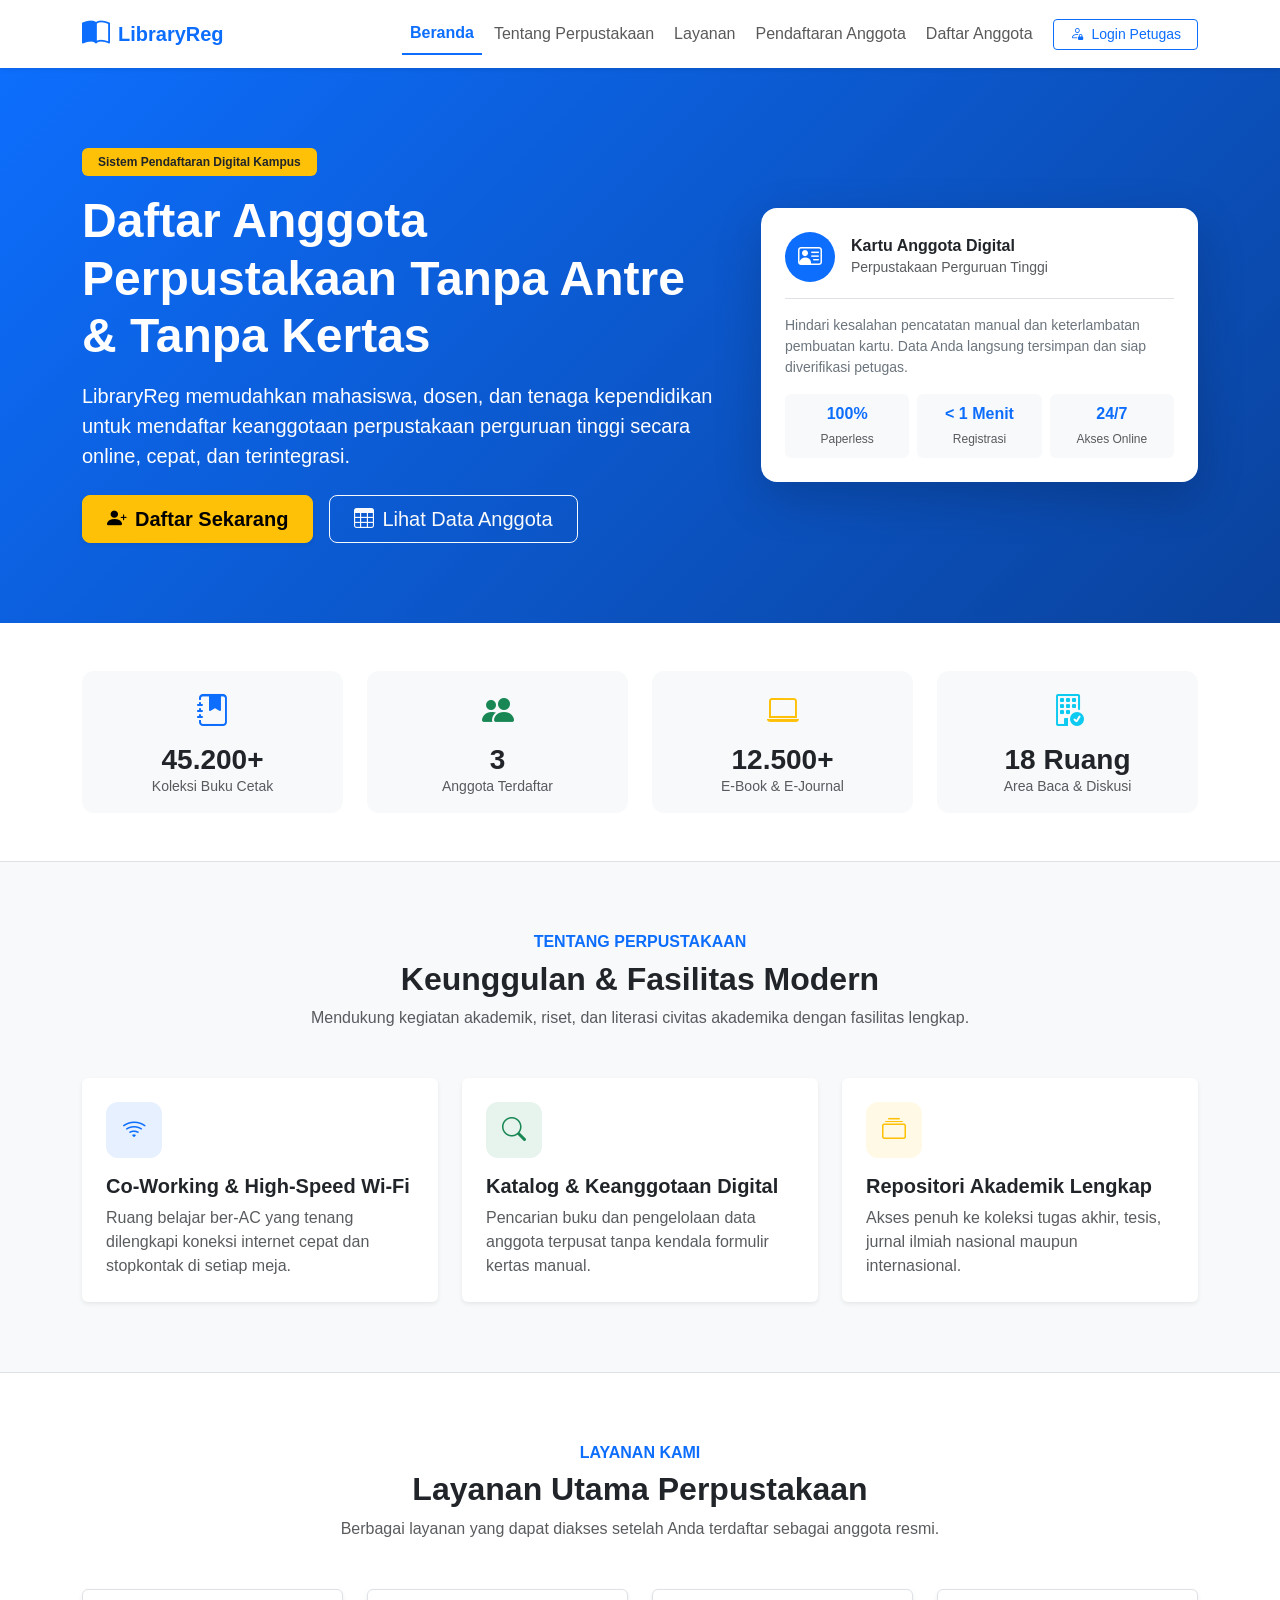
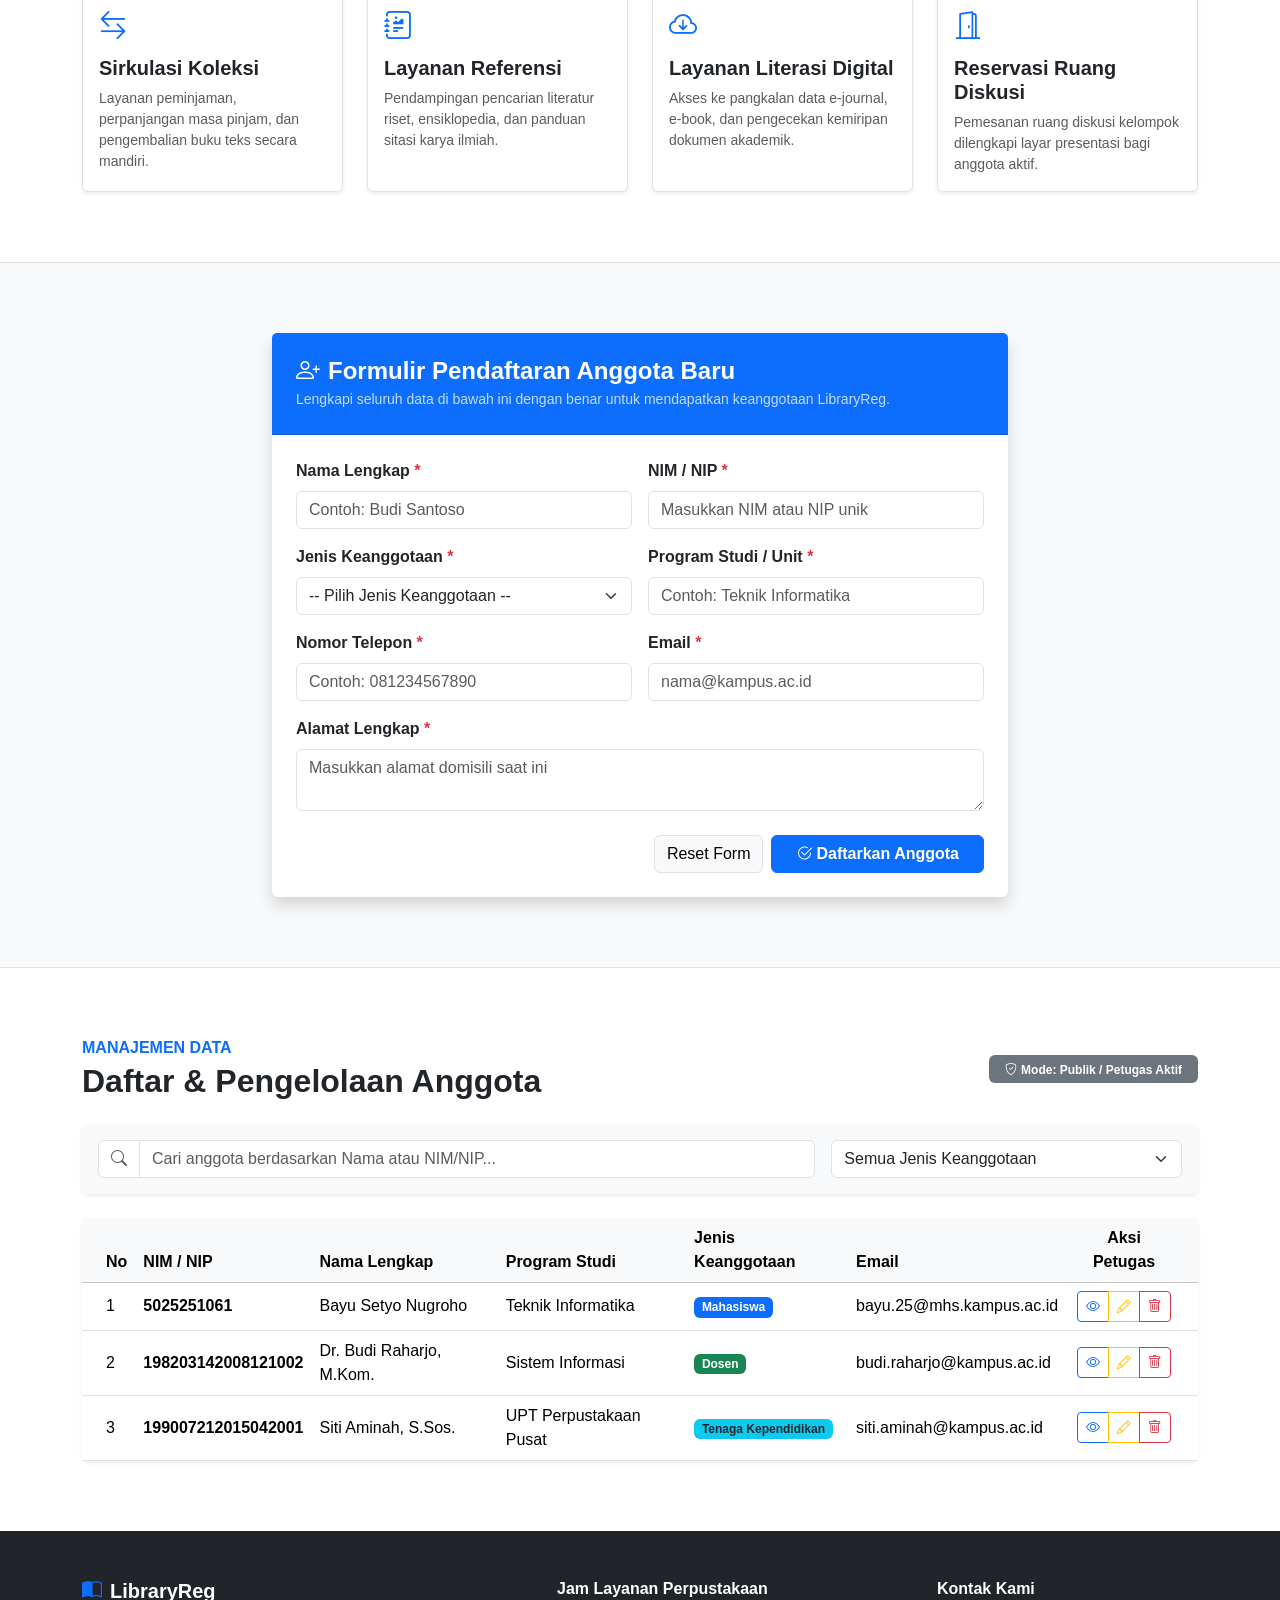
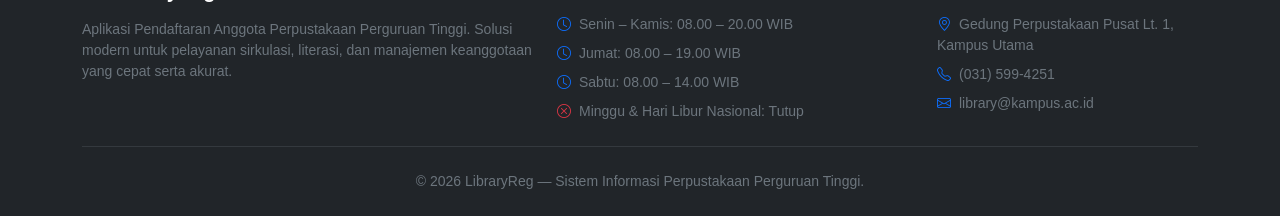
<file: ETS_5025251061_Studi Kasus-Perpustakaan/index.html>
<!DOCTYPE html>
<html lang="id">
<head>
    <meta charset="UTF-8">
    <meta name="viewport" content="width=device-width, initial-scale=1.0">
    <title>LibraryReg — Aplikasi Pendaftaran Anggota Perpustakaan</title>
    <!-- Bootstrap 5 CSS -->
    <link href="https://cdn.jsdelivr.net/npm/bootstrap@5.3.2/dist/css/bootstrap.min.css" rel="stylesheet">
    <!-- Bootstrap Icons -->
    <link href="https://cdn.jsdelivr.net/npm/bootstrap-icons@1.11.1/font/bootstrap-icons.css" rel="stylesheet">
    <!-- Custom CSS -->
    <link rel="stylesheet" href="style.css">
</head>
<body>

    <!-- B. PENGELOLAAN MENU NAVIGASI (Navbar Responsif Bootstrap) -->
    <nav class="navbar navbar-expand-lg navbar-light bg-white shadow-sm sticky-top" id="mainNavbar">
        <div class="container">
            <a class="navbar-brand fw-bold text-primary d-flex align-items-center gap-2" href="#beranda">
                <i class="bi bi-book-half fs-3"></i>
                <span>LibraryReg</span>
            </a>
            <button class="navbar-toggler" type="button" data-bs-toggle="collapse" data-bs-target="#navbarNav">
                <span class="navbar-toggler-icon"></span>
            </button>
            <div class="collapse navbar-collapse" id="navbarNav">
                <ul class="navbar-nav ms-auto align-items-lg-center gap-1">
                    <li class="nav-item">
                        <a class="nav-link active" href="#beranda">Beranda</a>
                    </li>
                    <li class="nav-item">
                        <a class="nav-link" href="#tentang">Tentang Perpustakaan</a>
                    </li>
                    <li class="nav-item">
                        <a class="nav-link" href="#layanan">Layanan</a>
                    </li>
                    <li class="nav-item">
                        <a class="nav-link" href="#pendaftaran">Pendaftaran Anggota</a>
                    </li>
                    <li class="nav-item">
                        <a class="nav-link" href="#daftar-anggota">Daftar Anggota</a>
                    </li>
                    <li class="nav-item ms-lg-2 mt-2 mt-lg-0">
                        <button class="btn btn-outline-primary btn-sm px-3" id="btnAuthPetugas" data-bs-toggle="modal" data-bs-target="#loginModal">
                            <i class="bi bi-person-lock me-1"></i> <span id="authStatusText">Login Petugas</span>
                        </button>
                    </li>
                </ul>
            </div>
        </div>
    </nav>

    <!-- AREA NOTIFIKASI GLOBAL (Toast Bootstrap) -->
    <div class="toast-container-custom position-fixed top-0 end-0 p-3">
        <div id="liveToast" class="toast align-items-center text-bg-success border-0" role="alert" aria-live="assertive" aria-atomic="true">
            <div class="d-flex">
                <div class="toast-body" id="toastMessage">
                    Operasi berhasil dilakukan!
                </div>
                <button type="button" class="btn-close btn-close-white me-2 m-auto" data-bs-dismiss="toast"></button>
            </div>
        </div>
    </div>

    <!-- A. LANDING PAGE: HERO SECTION -->
    <section id="beranda" class="hero-section">
        <div class="container">
            <div class="row align-items-center g-5">
                <div class="col-lg-7">
                    <span class="badge bg-warning text-dark mb-3 px-3 py-2 fw-semibold">Sistem Pendaftaran Digital Kampus</span>
                    <h1 class="display-5 fw-bold mb-3">Daftar Anggota Perpustakaan Tanpa Antre &amp; Tanpa Kertas</h1>
                    <p class="lead mb-4 opacity-90">
                        LibraryReg memudahkan mahasiswa, dosen, dan tenaga kependidikan untuk mendaftar keanggotaan perpustakaan perguruan tinggi secara online, cepat, dan terintegrasi.
                    </p>
                    <div class="d-flex flex-wrap gap-3">
                        <a href="#pendaftaran" class="btn btn-warning btn-lg fw-semibold px-4 shadow-sm">
                            <i class="bi bi-person-plus-fill me-2"></i>Daftar Sekarang
                        </a>
                        <a href="#daftar-anggota" class="btn btn-outline-light btn-lg px-4">
                            <i class="bi bi-table me-2"></i>Lihat Data Anggota
                        </a>
                    </div>
                </div>
                <div class="col-lg-5 text-center">
                    <div class="bg-white text-dark p-4 rounded-4 shadow-lg text-start">
                        <div class="d-flex align-items-center gap-3 mb-3 border-bottom pb-3">
                            <div class="hero-card-avatar bg-primary text-white rounded-circle d-flex align-items-center justify-content-center">
                                <i class="bi bi-person-vcard fs-4"></i>
                            </div>
                            <div>
                                <h6 class="mb-0 fw-bold">Kartu Anggota Digital</h6>
                                <small class="text-muted">Perpustakaan Perguruan Tinggi</small>
                            </div>
                        </div>
                        <p class="small text-secondary mb-3">
                            Hindari kesalahan pencatatan manual dan keterlambatan pembuatan kartu. Data Anda langsung tersimpan dan siap diverifikasi petugas.
                        </p>
                        <div class="row text-center g-2">
                            <div class="col-4">
                                <div class="p-2 bg-light rounded">
                                    <div class="fw-bold text-primary">100%</div>
                                    <small class="text-muted mini-label">Paperless</small>
                                </div>
                            </div>
                            <div class="col-4">
                                <div class="p-2 bg-light rounded">
                                    <div class="fw-bold text-primary">&lt; 1 Menit</div>
                                    <small class="text-muted mini-label">Registrasi</small>
                                </div>
                            </div>
                            <div class="col-4">
                                <div class="p-2 bg-light rounded">
                                    <div class="fw-bold text-primary">24/7</div>
                                    <small class="text-muted mini-label">Akses Online</small>
                                </div>
                            </div>
                        </div>
                    </div>
                </div>
            </div>
        </div>
    </section>

    <!-- STATISTIK ILUSTRATIF JUMLAH KOLEKSI & ANGGOTA -->
    <section class="py-5 bg-white border-bottom">
        <div class="container">
            <div class="row g-4 text-center">
                <div class="col-6 col-md-3">
                    <div class="p-3 stat-card bg-light">
                        <i class="bi bi-journal-bookmark-fill text-primary fs-2"></i>
                        <h3 class="fw-bold mt-2 mb-0">45.200+</h3>
                        <p class="text-muted small mb-0">Koleksi Buku Cetak</p>
                    </div>
                </div>
                <div class="col-6 col-md-3">
                    <div class="p-3 stat-card bg-light">
                        <i class="bi bi-people-fill text-success fs-2"></i>
                        <h3 class="fw-bold mt-2 mb-0" id="statTotalAnggota">0</h3>
                        <p class="text-muted small mb-0">Anggota Terdaftar</p>
                    </div>
                </div>
                <div class="col-6 col-md-3">
                    <div class="p-3 stat-card bg-light">
                        <i class="bi bi-laptop text-warning fs-2"></i>
                        <h3 class="fw-bold mt-2 mb-0">12.500+</h3>
                        <p class="text-muted small mb-0">E-Book &amp; E-Journal</p>
                    </div>
                </div>
                <div class="col-6 col-md-3">
                    <div class="p-3 stat-card bg-light">
                        <i class="bi bi-building-check text-info fs-2"></i>
                        <h3 class="fw-bold mt-2 mb-0">18 Ruang</h3>
                        <p class="text-muted small mb-0">Area Baca &amp; Diskusi</p>
                    </div>
                </div>
            </div>
        </div>
    </section>

    <!-- KEUNGGULAN & FASILITAS PERPUSTAKAAN (TENTANG) -->
    <section id="tentang" class="section-padding">
        <div class="container">
            <div class="text-center mx-auto mb-5">
                <h6 class="text-primary fw-bold text-uppercase">Tentang Perpustakaan</h6>
                <h2 class="fw-bold">Keunggulan &amp; Fasilitas Modern</h2>
                <p class="text-muted">Mendukung kegiatan akademik, riset, dan literasi civitas akademika dengan fasilitas lengkap.</p>
            </div>
            <div class="row g-4">
                <div class="col-md-4">
                    <div class="card h-100 border-0 shadow-sm p-4">
                        <div class="feature-icon bg-primary bg-opacity-10 text-primary">
                            <i class="bi bi-wifi"></i>
                        </div>
                        <h5 class="fw-bold">Co-Working &amp; High-Speed Wi-Fi</h5>
                        <p class="text-muted mb-0">Ruang belajar ber-AC yang tenang dilengkapi koneksi internet cepat dan stopkontak di setiap meja.</p>
                    </div>
                </div>
                <div class="col-md-4">
                    <div class="card h-100 border-0 shadow-sm p-4">
                        <div class="feature-icon bg-success bg-opacity-10 text-success">
                            <i class="bi bi-search"></i>
                        </div>
                        <h5 class="fw-bold">Katalog &amp; Keanggotaan Digital</h5>
                        <p class="text-muted mb-0">Pencarian buku dan pengelolaan data anggota terpusat tanpa kendala formulir kertas manual.</p>
                    </div>
                </div>
                <div class="col-md-4">
                    <div class="card h-100 border-0 shadow-sm p-4">
                        <div class="feature-icon bg-warning bg-opacity-10 text-warning">
                            <i class="bi bi-collection"></i>
                        </div>
                        <h5 class="fw-bold">Repositori Akademik Lengkap</h5>
                        <p class="text-muted mb-0">Akses penuh ke koleksi tugas akhir, tesis, jurnal ilmiah nasional maupun internasional.</p>
                    </div>
                </div>
            </div>
        </div>
    </section>

    <!-- INFORMASI LAYANAN PERPUSTAKAAN -->
    <section id="layanan" class="section-padding bg-white border-top border-bottom">
        <div class="container">
            <div class="text-center mb-5">
                <h6 class="text-primary fw-bold text-uppercase">Layanan Kami</h6>
                <h2 class="fw-bold">Layanan Utama Perpustakaan</h2>
                <p class="text-muted">Berbagai layanan yang dapat diakses setelah Anda terdaftar sebagai anggota resmi.</p>
            </div>
            <div class="row g-4">
                <div class="col-md-6 col-lg-3">
                    <div class="card h-100 border shadow-sm">
                        <div class="card-body">
                            <i class="bi bi-arrow-left-right text-primary fs-3 mb-2 d-block"></i>
                            <h5 class="card-title fw-bold">Sirkulasi Koleksi</h5>
                            <p class="card-text text-muted small">Layanan peminjaman, perpanjangan masa pinjam, dan pengembalian buku teks secara mandiri.</p>
                        </div>
                    </div>
                </div>
                <div class="col-md-6 col-lg-3">
                    <div class="card h-100 border shadow-sm">
                        <div class="card-body">
                            <i class="bi bi-journal-richtext text-primary fs-3 mb-2 d-block"></i>
                            <h5 class="card-title fw-bold">Layanan Referensi</h5>
                            <p class="card-text text-muted small">Pendampingan pencarian literatur riset, ensiklopedia, dan panduan sitasi karya ilmiah.</p>
                        </div>
                    </div>
                </div>
                <div class="col-md-6 col-lg-3">
                    <div class="card h-100 border shadow-sm">
                        <div class="card-body">
                            <i class="bi bi-cloud-arrow-down text-primary fs-3 mb-2 d-block"></i>
                            <h5 class="card-title fw-bold">Layanan Literasi Digital</h5>
                            <p class="card-text text-muted small">Akses ke pangkalan data e-journal, e-book, dan pengecekan kemiripan dokumen akademik.</p>
                        </div>
                    </div>
                </div>
                <div class="col-md-6 col-lg-3">
                    <div class="card h-100 border shadow-sm">
                        <div class="card-body">
                            <i class="bi bi-door-open text-primary fs-3 mb-2 d-block"></i>
                            <h5 class="card-title fw-bold">Reservasi Ruang Diskusi</h5>
                            <p class="card-text text-muted small">Pemesanan ruang diskusi kelompok dilengkapi layar presentasi bagi anggota aktif.</p>
                        </div>
                    </div>
                </div>
            </div>
        </div>
    </section>

    <!-- C. FORMULIR PENDAFTARAN ANGGOTA -->
    <section id="pendaftaran" class="section-padding">
        <div class="container">
            <div class="row justify-content-center">
                <div class="col-lg-8">
                    <div class="card border-0 shadow">
                        <div class="card-header bg-primary text-white p-4">
                            <h4 class="mb-1 fw-bold"><i class="bi bi-person-plus me-2"></i>Formulir Pendaftaran Anggota Baru</h4>
                            <p class="mb-0 small opacity-75">Lengkapi seluruh data di bawah ini dengan benar untuk mendapatkan keanggotaan LibraryReg.</p>
                        </div>
                        <div class="card-body p-4">
                            <form id="formPendaftaran" novalidate>
                                <div class="row g-3">
                                    <!-- Nama Lengkap -->
                                    <div class="col-md-6">
                                        <label for="regNama" class="form-label fw-semibold">Nama Lengkap <span class="text-danger">*</span></label>
                                        <input type="text" class="form-control" id="regNama" placeholder="Contoh: Budi Santoso" required>
                                        <div class="invalid-feedback">Nama lengkap wajib diisi.</div>
                                    </div>

                                    <!-- NIM / NIP -->
                                    <div class="col-md-6">
                                        <label for="regNomorInduk" class="form-label fw-semibold">NIM / NIP <span class="text-danger">*</span></label>
                                        <input type="text" class="form-control" id="regNomorInduk" placeholder="Masukkan NIM atau NIP unik" required>
                                        <div class="invalid-feedback" id="feedbackNomorInduk">NIM/NIP wajib diisi dan belum pernah terdaftar.</div>
                                    </div>

                                    <!-- Jenis Keanggotaan -->
                                    <div class="col-md-6">
                                        <label for="regJenis" class="form-label fw-semibold">Jenis Keanggotaan <span class="text-danger">*</span></label>
                                        <select class="form-select" id="regJenis" required>
                                            <option value="">-- Pilih Jenis Keanggotaan --</option>
                                            <option value="Mahasiswa">Mahasiswa</option>
                                            <option value="Dosen">Dosen</option>
                                            <option value="Tenaga Kependidikan">Tenaga Kependidikan</option>
                                        </select>
                                        <div class="invalid-feedback">Pilih salah satu jenis keanggotaan.</div>
                                    </div>

                                    <!-- Program Studi -->
                                    <div class="col-md-6">
                                        <label for="regProdi" class="form-label fw-semibold">Program Studi / Unit <span class="text-danger">*</span></label>
                                        <input type="text" class="form-control" id="regProdi" placeholder="Contoh: Teknik Informatika" required>
                                        <div class="invalid-feedback">Program studi wajib diisi.</div>
                                    </div>

                                    <!-- Nomor Telepon -->
                                    <div class="col-md-6">
                                        <label for="regTelepon" class="form-label fw-semibold">Nomor Telepon <span class="text-danger">*</span></label>
                                        <input type="tel" class="form-control" id="regTelepon" placeholder="Contoh: 081234567890" required>
                                        <div class="invalid-feedback">Nomor telepon wajib diisi (hanya angka, min 10 digit).</div>
                                    </div>

                                    <!-- Email -->
                                    <div class="col-md-6">
                                        <label for="regEmail" class="form-label fw-semibold">Email <span class="text-danger">*</span></label>
                                        <input type="email" class="form-control" id="regEmail" placeholder="nama@kampus.ac.id" required>
                                        <div class="invalid-feedback">Masukkan format alamat email yang valid.</div>
                                    </div>

                                    <!-- Alamat -->
                                    <div class="col-12">
                                        <label for="regAlamat" class="form-label fw-semibold">Alamat Lengkap <span class="text-danger">*</span></label>
                                        <textarea class="form-control" id="regAlamat" rows="2" placeholder="Masukkan alamat domisili saat ini" required></textarea>
                                        <div class="invalid-feedback">Alamat lengkap wajib diisi.</div>
                                    </div>

                                    <div class="col-12 mt-4 d-flex justify-content-end gap-2">
                                        <button type="reset" class="btn btn-light border">Reset Form</button>
                                        <button type="submit" class="btn btn-primary px-4 fw-semibold">
                                            <i class="bi bi-check2-circle me-1"></i>Daftarkan Anggota
                                        </button>
                                    </div>
                                </div>
                            </form>
                        </div>
                    </div>
                </div>
            </div>
        </div>
    </section>

    <!-- D. HALAMAN PENGELOLAAN ANGGOTA -->
    <section id="daftar-anggota" class="section-padding bg-white border-top">
        <div class="container">
            <div class="d-flex flex-column flex-md-row justify-content-between align-items-md-center mb-4 gap-3">
                <div>
                    <h6 class="text-primary fw-bold text-uppercase mb-1">Manajemen Data</h6>
                    <h2 class="fw-bold mb-0">Daftar &amp; Pengelolaan Anggota</h2>
                </div>
                <div class="d-flex align-items-center gap-2">
                    <span class="badge bg-secondary py-2 px-3" id="badgeModePetugas">
                        <i class="bi bi-shield-check me-1"></i>Mode: Publik / Petugas Aktif
                    </span>
                </div>
            </div>

            <!-- Bar Pencarian & Filter -->
            <div class="card border-0 shadow-sm mb-4 bg-light">
                <div class="card-body">
                    <div class="row g-3 align-items-center">
                        <div class="col-md-8">
                            <div class="input-group">
                                <span class="input-group-text bg-white"><i class="bi bi-search text-muted"></i></span>
                                <input type="text" id="searchInput" class="form-control" placeholder="Cari anggota berdasarkan Nama atau NIM/NIP...">
                            </div>
                        </div>
                        <div class="col-md-4">
                            <select id="filterJenis" class="form-select">
                                <option value="">Semua Jenis Keanggotaan</option>
                                <option value="Mahasiswa">Mahasiswa</option>
                                <option value="Dosen">Dosen</option>
                                <option value="Tenaga Kependidikan">Tenaga Kependidikan</option>
                            </select>
                        </div>
                    </div>
                </div>
            </div>

            <!-- Tabel Daftar Anggota -->
            <div class="card border-0 shadow-sm">
                <div class="card-body p-0">
                    <div class="table-responsive">
                        <table class="table table-hover align-middle mb-0">
                            <thead class="table-light">
                                <tr>
                                    <th class="ps-4">No</th>
                                    <th>NIM / NIP</th>
                                    <th>Nama Lengkap</th>
                                    <th>Program Studi</th>
                                    <th>Jenis Keanggotaan</th>
                                    <th>Email</th>
                                    <th class="text-center pe-4">Aksi Petugas</th>
                                </tr>
                            </thead>
                            <tbody id="tabelAnggotaBody">
                                <!-- Diisi secara dinamis melalui script.js -->
                            </tbody>
                        </table>
                    </div>
                </div>
            </div>
        </div>
    </section>

    <!-- FOOTER BERISI KONTAK DAN INFORMASI JAM LAYANAN -->
    <footer class="bg-dark text-light pt-5 pb-4">
        <div class="container">
            <div class="row g-4">
                <div class="col-lg-5">
                    <h5 class="fw-bold text-white d-flex align-items-center gap-2 mb-3">
                        <i class="bi bi-book-half text-primary"></i> LibraryReg
                    </h5>
                    <p class="text-secondary small">
                        Aplikasi Pendaftaran Anggota Perpustakaan Perguruan Tinggi. Solusi modern untuk pelayanan sirkulasi, literasi, dan manajemen keanggotaan yang cepat serta akurat.
                    </p>
                </div>
                <div class="col-lg-4">
                    <h6 class="fw-bold text-white mb-3">Jam Layanan Perpustakaan</h6>
                    <ul class="list-unstyled text-secondary small mb-0">
                        <li class="mb-2"><i class="bi bi-clock me-2 text-primary"></i>Senin – Kamis: 08.00 – 20.00 WIB</li>
                        <li class="mb-2"><i class="bi bi-clock me-2 text-primary"></i>Jumat: 08.00 – 19.00 WIB</li>
                        <li class="mb-2"><i class="bi bi-clock me-2 text-primary"></i>Sabtu: 08.00 – 14.00 WIB</li>
                        <li><i class="bi bi-x-circle me-2 text-danger"></i>Minggu &amp; Hari Libur Nasional: Tutup</li>
                    </ul>
                </div>
                <div class="col-lg-3">
                    <h6 class="fw-bold text-white mb-3">Kontak Kami</h6>
                    <ul class="list-unstyled text-secondary small mb-0">
                        <li class="mb-2"><i class="bi bi-geo-alt me-2 text-primary"></i>Gedung Perpustakaan Pusat Lt. 1, Kampus Utama</li>
                        <li class="mb-2"><i class="bi bi-telephone me-2 text-primary"></i>(031) 599-4251</li>
                        <li><i class="bi bi-envelope me-2 text-primary"></i>library@kampus.ac.id</li>
                    </ul>
                </div>
            </div>
            <hr class="border-secondary my-4">
            <div class="text-center text-secondary small">
                &copy; 2026 LibraryReg — Sistem Informasi Perpustakaan Perguruan Tinggi.
            </div>
        </div>
    </footer>

    <!-- MODAL 1: LIHAT DETAIL ANGGOTA -->
    <div class="modal fade" id="detailModal" tabindex="-1" aria-hidden="true">
        <div class="modal-dialog modal-dialog-centered">
            <div class="modal-content border-0 shadow">
                <div class="modal-header bg-primary text-white">
                    <h5 class="modal-title fw-bold"><i class="bi bi-person-badge me-2"></i>Detail Data Anggota</h5>
                    <button type="button" class="btn-close btn-close-white" data-bs-dismiss="modal"></button>
                </div>
                <div class="modal-body p-4">
                    <table class="table table-borderless mb-0">
                        <tbody>
                            <tr>
                                <th class="text-muted">Nama Lengkap</th>
                                <td class="fw-bold" id="detNama">-</td>
                            </tr>
                            <tr>
                                <th class="text-muted">NIM / NIP</th>
                                <td id="detNomorInduk">-</td>
                            </tr>
                            <tr>
                                <th class="text-muted">Jenis Keanggotaan</th>
                                <td><span class="badge bg-primary" id="detJenis">-</span></td>
                            </tr>
                            <tr>
                                <th class="text-muted">Program Studi</th>
                                <td id="detProdi">-</td>
                            </tr>
                            <tr>
                                <th class="text-muted">Nomor Telepon</th>
                                <td id="detTelepon">-</td>
                            </tr>
                            <tr>
                                <th class="text-muted">Email</th>
                                <td id="detEmail">-</td>
                            </tr>
                            <tr>
                                <th class="text-muted">Alamat</th>
                                <td id="detAlamat">-</td>
                            </tr>
                        </tbody>
                    </table>
                </div>
                <div class="modal-footer bg-light">
                    <button type="button" class="btn btn-secondary" data-bs-dismiss="modal">Tutup</button>
                </div>
            </div>
        </div>
    </div>

    <!-- MODAL 2: EDIT DATA ANGGOTA -->
    <div class="modal fade" id="editModal" tabindex="-1" aria-hidden="true">
        <div class="modal-dialog modal-lg modal-dialog-centered">
            <div class="modal-content border-0 shadow">
                <div class="modal-header bg-warning text-dark">
                    <h5 class="modal-title fw-bold"><i class="bi bi-pencil-square me-2"></i>Edit Data Anggota</h5>
                    <button type="button" class="btn-close" data-bs-dismiss="modal"></button>
                </div>
                <div class="modal-body p-4">
                    <form id="formEditAnggota" novalidate>
                        <input type="hidden" id="editId">
                        <div class="row g-3">
                            <div class="col-md-6">
                                <label class="form-label fw-semibold">Nama Lengkap</label>
                                <input type="text" class="form-control" id="editNama" required>
                                <div class="invalid-feedback">Nama wajib diisi.</div>
                            </div>
                            <div class="col-md-6">
                                <label class="form-label fw-semibold">NIM / NIP</label>
                                <input type="text" class="form-control" id="editNomorInduk" required>
                                <div class="invalid-feedback" id="feedbackEditNomorInduk">NIM/NIP wajib diisi dan harus unik.</div>
                            </div>
                            <div class="col-md-6">
                                <label class="form-label fw-semibold">Jenis Keanggotaan</label>
                                <select class="form-select" id="editJenis" required>
                                    <option value="Mahasiswa">Mahasiswa</option>
                                    <option value="Dosen">Dosen</option>
                                    <option value="Tenaga Kependidikan">Tenaga Kependidikan</option>
                                </select>
                            </div>
                            <div class="col-md-6">
                                <label class="form-label fw-semibold">Program Studi</label>
                                <input type="text" class="form-control" id="editProdi" required>
                                <div class="invalid-feedback">Program studi wajib diisi.</div>
                            </div>
                            <div class="col-md-6">
                                <label class="form-label fw-semibold">Nomor Telepon</label>
                                <input type="tel" class="form-control" id="editTelepon" required>
                                <div class="invalid-feedback">Nomor telepon wajib diisi.</div>
                            </div>
                            <div class="col-md-6">
                                <label class="form-label fw-semibold">Email</label>
                                <input type="email" class="form-control" id="editEmail" required>
                                <div class="invalid-feedback">Format email tidak valid.</div>
                            </div>
                            <div class="col-12">
                                <label class="form-label fw-semibold">Alamat Lengkap</label>
                                <textarea class="form-control" id="editAlamat" rows="2" required></textarea>
                                <div class="invalid-feedback">Alamat wajib diisi.</div>
                            </div>
                        </div>
                        <div class="mt-4 text-end">
                            <button type="button" class="btn btn-light border me-2" data-bs-dismiss="modal">Batal</button>
                            <button type="submit" class="btn btn-warning fw-semibold">Simpan Perubahan</button>
                        </div>
                    </form>
                </div>
            </div>
        </div>
    </div>

    <!-- MODAL 3: DIALOG KONFIRMASI HAPUS -->
    <div class="modal fade" id="deleteModal" tabindex="-1" aria-hidden="true">
        <div class="modal-dialog modal-dialog-centered">
            <div class="modal-content border-0 shadow">
                <div class="modal-header bg-danger text-white">
                    <h5 class="modal-title fw-bold"><i class="bi bi-exclamation-triangle me-2"></i>Konfirmasi Hapus Data</h5>
                    <button type="button" class="btn-close btn-close-white" data-bs-dismiss="modal"></button>
                </div>
                <div class="modal-body p-4">
                    <p class="mb-0">Apakah Anda yakin ingin menghapus data anggota <strong id="delNamaTarget"></strong> (<span id="delNimTarget"></span>)? Tindakan ini tidak dapat dibatalkan.</p>
                </div>
                <div class="modal-footer bg-light">
                    <button type="button" class="btn btn-secondary" data-bs-dismiss="modal">Batal</button>
                    <button type="button" class="btn btn-danger fw-semibold" id="btnConfirmDelete">Ya, Hapus Data</button>
                </div>
            </div>
        </div>
    </div>

    <!-- MODAL 4: LOGIN PETUGAS (SIMULASI ANTARMUKA) -->
    <div class="modal fade" id="loginModal" tabindex="-1" aria-hidden="true">
        <div class="modal-dialog modal-sm modal-dialog-centered">
            <div class="modal-content border-0 shadow">
                <div class="modal-header bg-primary text-white">
                    <h5 class="modal-title fw-bold"><i class="bi bi-shield-lock me-2"></i>Login Petugas</h5>
                    <button type="button" class="btn-close btn-close-white" data-bs-dismiss="modal"></button>
                </div>
                <div class="modal-body p-4">
                    <form id="formLoginPetugas">
                        <div class="mb-3">
                            <label class="form-label small fw-semibold">Username Petugas</label>
                            <input type="text" class="form-control" id="loginUser" placeholder="admin" required>
                        </div>
                        <div class="mb-3">
                            <label class="form-label small fw-semibold">Password</label>
                            <input type="password" class="form-control" id="loginPass" placeholder="••••••" required>
                        </div>
                        <div class="form-text small mb-3">Simulasi: masukkan username &amp; password apa saja untuk masuk mode petugas.</div>
                        <button type="submit" class="btn btn-primary w-100 fw-semibold">Masuk</button>
                    </form>
                </div>
            </div>
        </div>
    </div>

    <!-- Bootstrap 5 JS Bundle -->
    <script src="https://cdn.jsdelivr.net/npm/bootstrap@5.3.2/dist/js/bootstrap.bundle.min.js"></script>
    <!-- Custom JavaScript -->
    <script src="script.js"></script>
</body>
</html>
</file>
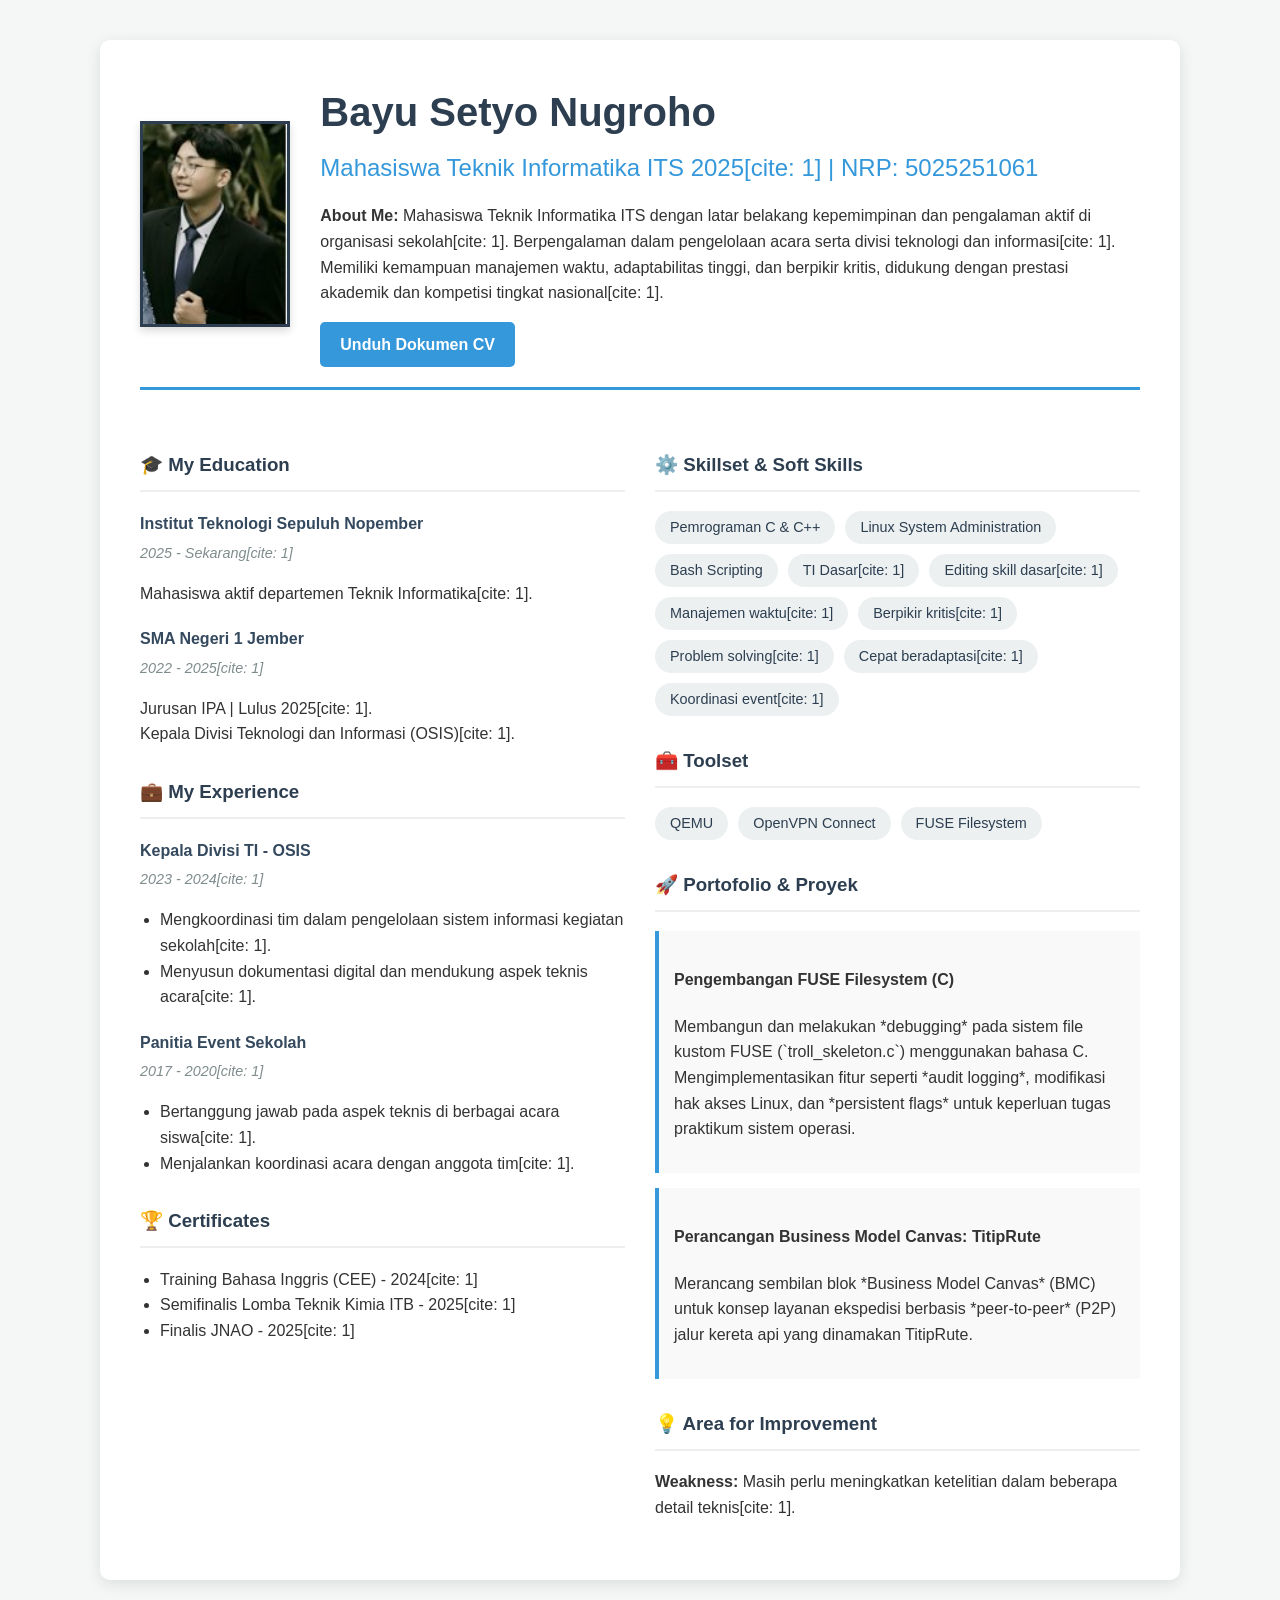
<file: Pweb Assignmen 1/index.html>
<!DOCTYPE html>
<html lang="id">
<head>
    <meta charset="UTF-8">
    <meta name="viewport" content="width=device-width, initial-scale=1.0">
    <title>CV & Portofolio - Bayu Setyo Nugroho</title>
    <style>
        :root {
            --primary-color: #2c3e50;
            --secondary-color: #34495e;
            --accent-color: #3498db;
            --text-color: #333;
            --bg-color: #f4f7f6;
        }
        body {
            font-family: 'Segoe UI', Tahoma, Geneva, Verdana, sans-serif;
            line-height: 1.6;
            color: var(--text-color);
            background-color: var(--bg-color);
            margin: 0;
            padding: 0;
        }
        .container {
            max-width: 1000px;
            margin: 40px auto;
            background: #fff;
            padding: 40px;
            box-shadow: 0 4px 15px rgba(0,0,0,0.1);
            border-radius: 10px;
        }
        .header {
            display: flex;
            align-items: center;
            border-bottom: 3px solid var(--accent-color);
            padding-bottom: 20px;
            margin-bottom: 30px;
        }
        .profile-img {
            width: 150px;
            height: 200px; 
            border-radius: 0;
            object-fit: cover;
            border: 3px solid var(--primary-color);
            margin-right: 30px;
            box-shadow: 0 4px 8px rgba(0, 0, 0, 0.15);
        }
        .header-info h1 {
            margin: 0;
            color: var(--primary-color);
            font-size: 2.5em;
        }
        .header-info h2 {
            margin: 5px 0 15px 0;
            color: var(--accent-color);
            font-weight: normal;
        }
        .btn-download {
            display: inline-block;
            background: var(--accent-color);
            color: #fff;
            padding: 10px 20px;
            text-decoration: none;
            border-radius: 5px;
            font-weight: bold;
        }
        .btn-download:hover {
            background: #2980b9;
        }
        .section-title {
            color: var(--primary-color);
            border-bottom: 2px solid #eee;
            padding-bottom: 10px;
            margin-top: 30px;
        }
        .grid-container {
            display: grid;
            grid-template-columns: 1fr 1fr;
            gap: 30px;
        }
        .item-box {
            margin-bottom: 20px;
        }
        .item-box h4 {
            margin: 0 0 5px 0;
            color: var(--secondary-color);
        }
        .item-box .date {
            font-style: italic;
            color: #7f8c8d;
            font-size: 0.9em;
            margin-bottom: 10px;
        }
        .tags {
            display: flex;
            flex-wrap: wrap;
            gap: 10px;
        }
        .tag {
            background: #ecf0f1;
            padding: 5px 15px;
            border-radius: 20px;
            font-size: 0.9em;
            color: var(--primary-color);
            font-weight: 500;
        }
        .portfolio-card {
            background: #f9f9f9;
            border-left: 4px solid var(--accent-color);
            padding: 15px;
            margin-bottom: 15px;
        }
        ul {
            padding-left: 20px;
        }
    </style>
</head>
<body>

<div class="container">
    <!-- Header Bagian Identitas -->
    <div class="header">
        <!-- Foto Persegi Standar 3x4 -->
        <img src="images/images1.jpg" alt="Foto Bayu" class="profile-img">
        <div class="header-info">
            <h1>Bayu Setyo Nugroho</h1>
            <h2>Mahasiswa Teknik Informatika ITS 2025[cite: 1] | NRP: 5025251061</h2>
            <p><strong>About Me:</strong> Mahasiswa Teknik Informatika ITS dengan latar belakang kepemimpinan dan pengalaman aktif di organisasi sekolah[cite: 1]. Berpengalaman dalam pengelolaan acara serta divisi teknologi dan informasi[cite: 1]. Memiliki kemampuan manajemen waktu, adaptabilitas tinggi, dan berpikir kritis, didukung dengan prestasi akademik dan kompetisi tingkat nasional[cite: 1].</p>
            <a href="CV_Bayu Setyo Nugroho_Teknik Informatika.pdf" class="btn-download" target="_blank">Unduh Dokumen CV</a>
        </div>
    </div>

    <div class="grid-container">
        <!-- Kolom Kiri -->
        <div>
            <h3 class="section-title">🎓 My Education</h3>
            <div class="item-box">
                <h4>Institut Teknologi Sepuluh Nopember</h4>
                <div class="date">2025 - Sekarang[cite: 1]</div>
                <p>Mahasiswa aktif departemen Teknik Informatika[cite: 1].</p>
            </div>
            <div class="item-box">
                <h4>SMA Negeri 1 Jember</h4>
                <div class="date">2022 - 2025[cite: 1]</div>
                <p>Jurusan IPA | Lulus 2025[cite: 1].<br>Kepala Divisi Teknologi dan Informasi (OSIS)[cite: 1].</p>
            </div>

            <h3 class="section-title">💼 My Experience</h3>
            <div class="item-box">
                <h4>Kepala Divisi TI - OSIS</h4>
                <div class="date">2023 - 2024[cite: 1]</div>
                <ul>
                    <li>Mengkoordinasi tim dalam pengelolaan sistem informasi kegiatan sekolah[cite: 1].</li>
                    <li>Menyusun dokumentasi digital dan mendukung aspek teknis acara[cite: 1].</li>
                </ul>
            </div>
            <div class="item-box">
                <h4>Panitia Event Sekolah</h4>
                <div class="date">2017 - 2020[cite: 1]</div>
                <ul>
                    <li>Bertanggung jawab pada aspek teknis di berbagai acara siswa[cite: 1].</li>
                    <li>Menjalankan koordinasi acara dengan anggota tim[cite: 1].</li>
                </ul>
            </div>
            
            <h3 class="section-title">🏆 Certificates</h3>
            <ul>
                <li>Training Bahasa Inggris (CEE) - 2024[cite: 1]</li>
                <li>Semifinalis Lomba Teknik Kimia ITB - 2025[cite: 1]</li>
                <li>Finalis JNAO - 2025[cite: 1]</li>
            </ul>
        </div>

        <!-- Kolom Kanan -->
        <div>
            <h3 class="section-title">⚙️ Skillset & Soft Skills</h3>
            <div class="tags">
                <span class="tag">Pemrograman C & C++</span>
                <span class="tag">Linux System Administration</span>
                <span class="tag">Bash Scripting</span>
                <span class="tag">TI Dasar[cite: 1]</span>
                <span class="tag">Editing skill dasar[cite: 1]</span>
                <span class="tag">Manajemen waktu[cite: 1]</span>
                <span class="tag">Berpikir kritis[cite: 1]</span>
                <span class="tag">Problem solving[cite: 1]</span>
                <span class="tag">Cepat beradaptasi[cite: 1]</span>
                <span class="tag">Koordinasi event[cite: 1]</span>
            </div>

            <h3 class="section-title">🧰 Toolset</h3>
            <div class="tags">
                <span class="tag">QEMU</span>
                <span class="tag">OpenVPN Connect</span>
                <span class="tag">FUSE Filesystem</span>
            </div>

            <h3 class="section-title">🚀 Portofolio & Proyek</h3>
            <div class="portfolio-card">
                <h4>Pengembangan FUSE Filesystem (C)</h4>
                <p>Membangun dan melakukan *debugging* pada sistem file kustom FUSE (`troll_skeleton.c`) menggunakan bahasa C. Mengimplementasikan fitur seperti *audit logging*, modifikasi hak akses Linux, dan *persistent flags* untuk keperluan tugas praktikum sistem operasi.</p>
            </div>
            <div class="portfolio-card">
                <h4>Perancangan Business Model Canvas: TitipRute</h4>
                <p>Merancang sembilan blok *Business Model Canvas* (BMC) untuk konsep layanan ekspedisi berbasis *peer-to-peer* (P2P) jalur kereta api yang dinamakan TitipRute.</p>
            </div>

            <h3 class="section-title">💡 Area for Improvement</h3>
            <div class="item-box">
                <p><strong>Weakness:</strong> Masih perlu meningkatkan ketelitian dalam beberapa detail teknis[cite: 1].</p>
            </div>
        </div>
    </div>
</div>

</body>
</html>
</file>
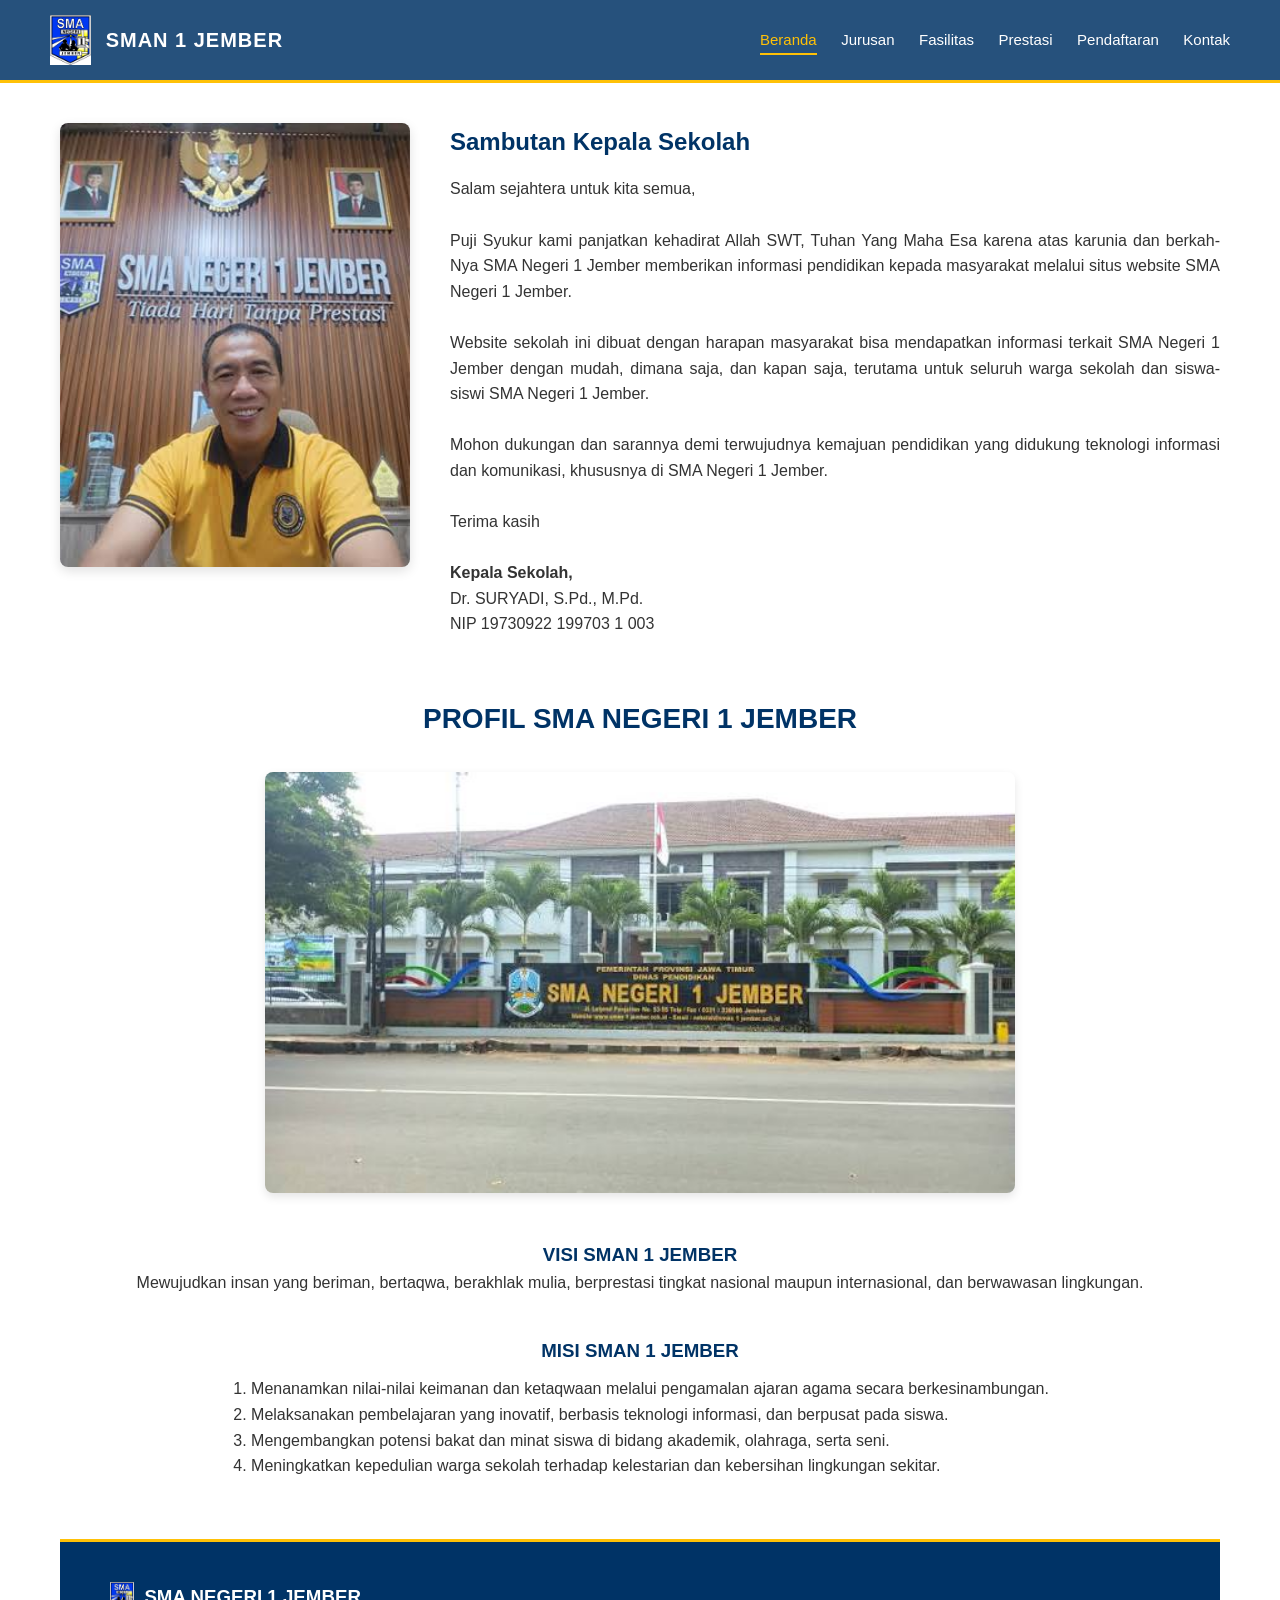
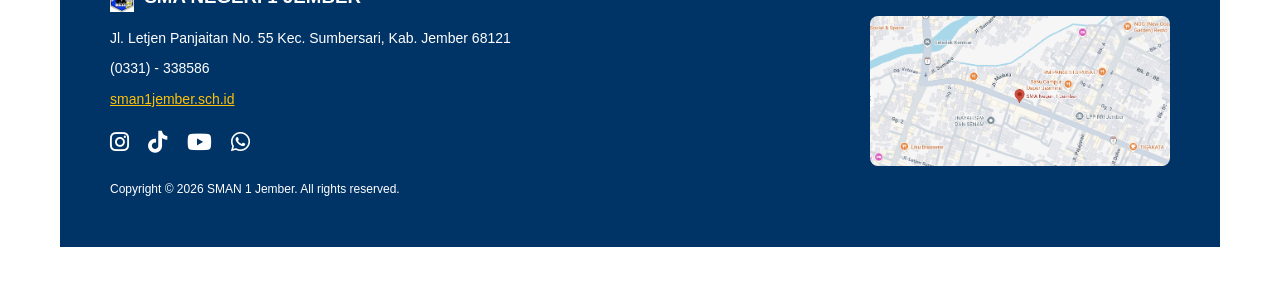
<file: pweb Assignment 2 (School Web) Revisi/index.html>
<!DOCTYPE html>
<html lang="id">
<head>
    <meta charset="UTF-8">
    <meta name="viewport" content="width=device-width, initial-scale=1.0">
    <title>Beranda - SMAN 1 Jember</title>
    <link rel="stylesheet" href="style.css">
    <link rel="stylesheet" href="https://cdnjs.cloudflare.com/ajax/libs/font-awesome/6.0.0/css/all.min.css">
</head>
<body>

    <!-- Header & Navigasi -->
    <header>
        <div class="logo-container">
            <img src="asset_img/logo_sma.png" alt="Logo SMAN 1 Jember">
            <h2>SMAN 1 JEMBER</h2>
        </div>
        <nav>
            <a href="index.html" class="active">Beranda</a>
            <a href="jurusan.html">Jurusan</a>
            <a href="fasilitas.html">Fasilitas</a>
            <a href="prestasi.html">Prestasi</a>
            <a href="pendaftaran.html">Pendaftaran</a>
            <a href="kontak.html">Kontak</a>
        </nav>
    </header>

    <div class="container">
        <!-- Sambutan Kepala Sekolah -->
        <div class="sambutan-wrapper">
            <img src="asset_img/kepala sma 1 jember.jpg" alt="Foto Kepala Sekolah">
            <div class="sambutan-text">
                <h2>Sambutan Kepala Sekolah</h2>
                <p>Salam sejahtera untuk kita semua,</p>
                <br>
                <p>Puji Syukur kami panjatkan kehadirat Allah SWT, Tuhan Yang Maha Esa karena atas karunia dan berkah-Nya SMA Negeri 1 Jember memberikan informasi pendidikan kepada masyarakat melalui situs website SMA Negeri 1 Jember.</p>
                <br>
                <p>Website sekolah ini dibuat dengan harapan masyarakat bisa mendapatkan informasi terkait SMA Negeri 1 Jember dengan mudah, dimana saja, dan kapan saja, terutama untuk seluruh warga sekolah dan siswa-siswi SMA Negeri 1 Jember.</p>
                <br>
                <p>Mohon dukungan dan sarannya demi terwujudnya kemajuan pendidikan yang didukung teknologi informasi dan komunikasi, khususnya di SMA Negeri 1 Jember.</p>
                <br>
                <p>Terima kasih</p>
                <br>
                <b>Kepala Sekolah,</b>
                <p>Dr. SURYADI, S.Pd., M.Pd.</p>
                <p>NIP 19730922 199703 1 003</p>
            </div>
        </div>

        <!-- Profil Sekolah & Video -->
        <h2 class="section-title">PROFIL SMA NEGERI 1 JEMBER</h2>
        <div class="profil-video">
            <img src="asset_img/profilesma.jpg" alt="Profil SMAN 1 Jember">
        </div>

        <!-- Visi dan Misi -->
        <div class="visi-misi">
            <h3>VISI SMAN 1 JEMBER</h3>
            <p>Mewujudkan insan yang beriman, bertaqwa, berakhlak mulia, berprestasi tingkat nasional maupun internasional, dan berwawasan lingkungan.</p>
            
            <br>
            <h3>MISI SMAN 1 JEMBER</h3>
            <ol>
                <li>Menanamkan nilai-nilai keimanan dan ketaqwaan melalui pengamalan ajaran agama secara berkesinambungan.</li>
                <li>Melaksanakan pembelajaran yang inovatif, berbasis teknologi informasi, dan berpusat pada siswa.</li>
                <li>Mengembangkan potensi bakat dan minat siswa di bidang akademik, olahraga, serta seni.</li>
                <li>Meningkatkan kepedulian warga sekolah terhadap kelestarian dan kebersihan lingkungan sekitar.</li>
            </ol>
        </div>


    <!-- Footer -->
    <footer>
        <div class="footer-info">
            <div style="display:flex; align-items:center; gap:10px; margin-bottom:15px;">
                <img src="asset_img/logo_sma.png" alt="Logo" style="height:30px;">
                <h3 style="margin:0;">SMA NEGERI 1 JEMBER</h3>
            </div>
            <p>Jl. Letjen Panjaitan No. 55 Kec. Sumbersari, Kab. Jember 68121</p>
            <p>(0331) - 338586</p>
            <p><a href="https://sman1jember.sch.id/" target="_blank">sman1jember.sch.id</a></p>
            
            <div class="social-icons" style="margin-top: 15px;">
                <a href="https://instagram.com/sman1jember" target="_blank"><i class="fab fa-instagram"></i></a>
                <a href="https://tiktok.com/@sman1jember" target="_blank"><i class="fab fa-tiktok"></i></a>
                <a href="https://youtube.com/sman1jember" target="_blank"><i class="fab fa-youtube"></i></a>
                <a href="https://wa.me/628123456789" target="_blank"><i class="fab fa-whatsapp"></i></a>
            </div>
            <p style="margin-top:20px; font-size:12px;">Copyright &copy; 2026 SMAN 1 Jember. All rights reserved.</p>
        </div>
        <div>
            <img src="asset_img/mapsma1.png" alt="Peta Lokasi" class="footer-map">
        </div>
    </footer>

</body>
</html>
</file>
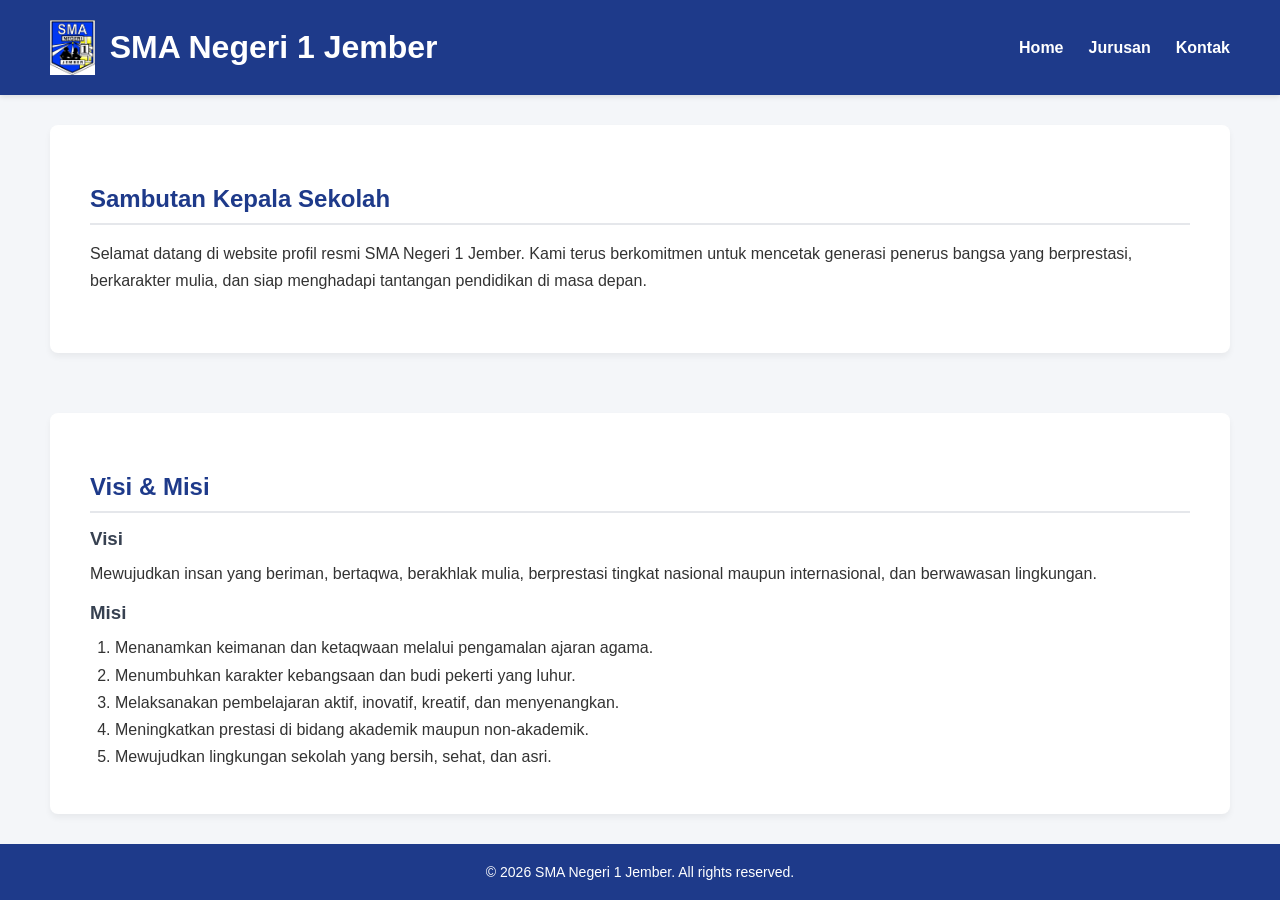
<file: pweb Assignment 2 (School Web)/index.html>
<!DOCTYPE html>
<html lang="id">
<head>
    <meta charset="UTF-8">
    <meta name="viewport" content="width=device-width, initial-scale=1.0">
    <title>SMA Negeri 1 Jember</title>
    <link rel="stylesheet" href="style.css">
</head>
<body>
    <!-- Header -->
    <header>
        <div class="logo-container">
            <!-- Logo menggunakan tag <img> -->
            <img src="images1.png" alt="Logo SMAN 1 Jember" class="logo">
            <h1>SMA Negeri 1 Jember</h1>
        </div>
        <!-- Navigation Menu -->
        <nav>
            <ul>
                <li><a href="index.html">Home</a></li>
                <li><a href="jurusan.html">Jurusan</a></li>
                <li><a href="kontak.html">Kontak</a></li>
            </ul>
        </nav>
    </header>

    <!-- Section: Sambutan -->
    <section class="content">
        <h2>Sambutan Kepala Sekolah</h2>
        <p>Selamat datang di website profil resmi SMA Negeri 1 Jember. Kami terus berkomitmen untuk mencetak generasi penerus bangsa yang berprestasi, berkarakter mulia, dan siap menghadapi tantangan pendidikan di masa depan.</p>
    </section>

    <!-- Section: Visi & Misi -->
    <section class="content">
        <h2>Visi & Misi</h2>
        <h3>Visi</h3>
        <p>Mewujudkan insan yang beriman, bertaqwa, berakhlak mulia, berprestasi tingkat nasional maupun internasional, dan berwawasan lingkungan.</p>
        
        <h3>Misi</h3>
        <!-- Visi misi menggunakan <ul> atau <ol> -->
        <ol>
            <li>Menanamkan keimanan dan ketaqwaan melalui pengamalan ajaran agama.</li>
            <li>Menumbuhkan karakter kebangsaan dan budi pekerti yang luhur.</li>
            <li>Melaksanakan pembelajaran aktif, inovatif, kreatif, dan menyenangkan.</li>
            <li>Meningkatkan prestasi di bidang akademik maupun non-akademik.</li>
            <li>Mewujudkan lingkungan sekolah yang bersih, sehat, dan asri.</li>
        </ol>
    </section>

    <!-- Footer -->
    <footer>
        <p>&copy; 2026 SMA Negeri 1 Jember. All rights reserved.</p>
    </footer>
</body>
</html>
</file>
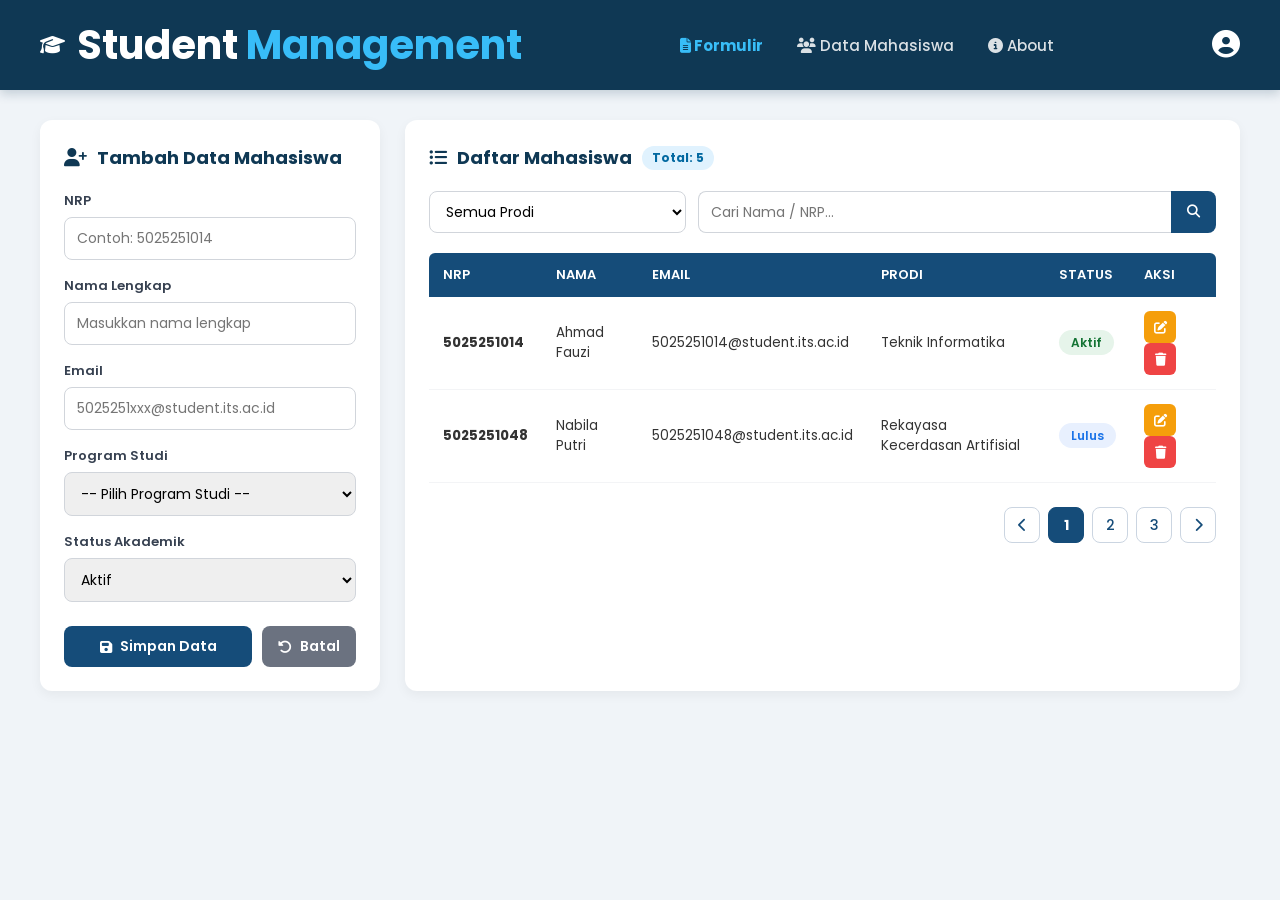
<file: Pweb Assignment 3 (Student Management Web)/index.html>
<!DOCTYPE html>
<html lang="id">
<head>
    <meta charset="UTF-8">
    <meta name="viewport" content="width=device-width, initial-scale=1.0">
    <title>Student Management - Formulir</title>
    <link rel="stylesheet" href="style.css">
    <link rel="stylesheet" href="https://cdnjs.cloudflare.com/ajax/libs/font-awesome/6.4.0/css/all.min.css">
</head>
<body>

    <!-- Header / Navbar -->
    <header class="navbar">
        <div class="nav-brand">
            <i class="fa-solid fa-graduation-cap"></i>
            <h1>Student <span>Management</span></h1>
        </div>
        <nav class="nav-links">
            <a href="index.html" class="active"><i class="fa-solid fa-file-lines"></i> Formulir</a>
            <a href="datasiswa.html"><i class="fa-solid fa-users"></i> Data Mahasiswa</a>
            <a href="#"><i class="fa-solid fa-circle-info"></i> About</a>
        </nav>
        <div class="nav-profile">
            <i class="fa-solid fa-circle-user"></i>
        </div>
    </header>

    <!-- Kontainer Layout 2 Kolom -->
    <main class="container">
        
        <!-- Kolom Kiri: Formulir (Mode Tambah / Edit) -->
        <section class="card form-section">
            <div class="card-header">
                <h2 id="formTitle"><i class="fa-solid fa-user-plus"></i> Tambah Data Mahasiswa</h2>
            </div>
            <form id="studentForm" class="student-form">
                <div class="form-group">
                    <label for="nrp">NRP</label>
                    <input type="text" id="nrp" placeholder="Contoh: 5025251014" required>
                </div>

                <div class="form-group">
                    <label for="nama">Nama Lengkap</label>
                    <input type="text" id="nama" placeholder="Masukkan nama lengkap" required>
                </div>

                <div class="form-group">
                    <label for="email">Email</label>
                    <input type="email" id="email" placeholder="5025251xxx@student.its.ac.id" required>
                </div>

                <div class="form-group">
                    <label for="prodi">Program Studi</label>
                    <select id="prodi" required>
                        <option value="" disabled selected>-- Pilih Program Studi --</option>
                        <option value="Teknik Informatika">Teknik Informatika</option>
                        <option value="Rekayasa Kecerdasan Artifisial">Rekayasa Kecerdasan Artifisial</option>
                        <option value="Rekayasa Perangkat Lunak">Rekayasa Perangkat Lunak</option>
                    </select>
                </div>

                <div class="form-group">
                    <label for="status">Status Akademik</label>
                    <select id="status" required>
                        <option value="Aktif" selected>Aktif</option>
                        <option value="Lulus">Lulus</option>
                        <option value="Cuti">Cuti</option>
                    </select>
                </div>

                <div class="form-actions">
                    <button type="submit" id="btnSubmit" class="btn btn-save">
                        <i class="fa-solid fa-floppy-disk"></i> Simpan Data
                    </button>
                    <button type="button" id="btnCancel" class="btn btn-cancel" onclick="resetForm()">
                        <i class="fa-solid fa-rotate-left"></i> Batal
                    </button>
                </div>
            </form>
        </section>

        <!-- Kolom Kanan: Tabel Data Mahasiswa -->
        <section class="card data-section">
            <div class="card-header data-header">
                <h2>
                    <i class="fa-solid fa-list-ul"></i> Daftar Mahasiswa 
                    <span class="badge-total" id="totalBadge">Total: 0</span>
                </h2>
            </div>

            <!-- Filter & Pencarian -->
            <div class="filter-controls">
                <select id="filterProdi" class="filter-select" onchange="renderTable()">
                    <option value="Semua" selected>Semua Prodi</option>
                    <option value="Teknik Informatika">Teknik Informatika</option>
                    <option value="Rekayasa Kecerdasan Artifisial">Rekayasa Kecerdasan Artifisial</option>
                    <option value="Rekayasa Perangkat Lunak">Rekayasa Perangkat Lunak</option>
                </select>
                
                <div class="search-box">
                    <input type="text" id="searchInput" placeholder="Cari Nama / NRP..." onkeyup="renderTable()">
                    <button type="button" class="btn-search">
                        <i class="fa-solid fa-magnifying-glass"></i>
                    </button>
                </div>
            </div>

            <!-- Tabel Data -->
            <div class="table-responsive">
                <table>
                    <thead>
                        <tr>
                            <th>NRP</th>
                            <th>NAMA</th>
                            <th>EMAIL</th>
                            <th>PRODI</th>
                            <th>STATUS</th>
                            <th>AKSI</th>
                        </tr>
                    </thead>
                    <tbody id="studentTableBody">
                        <!-- Data diisi oleh JavaScript -->
                    </tbody>
                </table>
            </div>

            <!-- Navigasi Halaman / Pagination Dinamis -->
            <div class="pagination" id="paginationControls">
                <!-- Tombol angka dan panah dibuat otomatis oleh JavaScript -->
            </div>
        </section>

    </main>

    <!-- Script JavaScript Internal -->
    <script>
        let dataMahasiswa = [
            { nrp: "5025251014", nama: "Ahmad Fauzi", email: "5025251014@student.its.ac.id", prodi: "Teknik Informatika", status: "Aktif" },
            { nrp: "5025251048", nama: "Nabila Putri", email: "5025251048@student.its.ac.id", prodi: "Rekayasa Kecerdasan Artifisial", status: "Lulus" },
            { nrp: "5025251092", nama: "Dion Ramadhan", email: "5025251092@student.its.ac.id", prodi: "Rekayasa Perangkat Lunak", status: "Cuti" },
            { nrp: "5025251105", nama: "Siti Rahma", email: "5025251105@student.its.ac.id", prodi: "Teknik Informatika", status: "Aktif" },
            { nrp: "5025251120", nama: "Budi Santoso", email: "5025251120@student.its.ac.id", prodi: "Rekayasa Perangkat Lunak", status: "Aktif" }
        ];

        let editingIndex = -1; 
        let currentPage = 1;
        const rowsPerPage = 2; // Jumlah baris yang muncul per halaman

        function renderTable() {
            const tableBody = document.getElementById("studentTableBody");
            const filterProdi = document.getElementById("filterProdi").value;
            const searchInput = document.getElementById("searchInput").value.toLowerCase();
            
            tableBody.innerHTML = "";

            // Filter data berdasarkan Prodi dan Pencarian
            let filteredData = dataMahasiswa.filter(item => {
                const matchProdi = (filterProdi === "Semua" || item.prodi === filterProdi);
                const matchSearch = item.nama.toLowerCase().includes(searchInput) || item.nrp.includes(searchInput);
                return matchProdi && matchSearch;
            });

            document.getElementById("totalBadge").innerText = `Total: ${filteredData.length}`;

            // Hitung total halaman
            const totalPages = Math.ceil(filteredData.length / rowsPerPage) || 1;
            if (currentPage > totalPages) currentPage = totalPages;

            // Potong data sesuai halaman aktif (Pagination)
            const startIndex = (currentPage - 1) * rowsPerPage;
            const paginatedData = filteredData.slice(startIndex, startIndex + rowsPerPage);

            // Render baris tabel
            paginatedData.forEach((item) => {
                const originalIndex = dataMahasiswa.indexOf(item);
                let statusClass = "status-aktif";
                if (item.status === "Lulus") statusClass = "status-lulus";
                if (item.status === "Cuti") statusClass = "status-cuti";

                const row = document.createElement("tr");
                row.innerHTML = `
                    <td class="bold-text">${item.nrp}</td>
                    <td>${item.nama}</td>
                    <td>${item.email}</td>
                    <td>${item.prodi}</td>
                    <td><span class="status ${statusClass}">${item.status}</span></td>
                    <td class="action-buttons">
                        <button class="btn-action btn-edit" title="Edit" onclick="editData(${originalIndex})">
                            <i class="fa-solid fa-pen-to-square"></i>
                        </button>
                        <button class="btn-action btn-delete" title="Hapus" onclick="deleteData(${originalIndex})">
                            <i class="fa-solid fa-trash"></i>
                        </button>
                    </td>
                `;
                tableBody.appendChild(row);
            });

            // Render tombol navigasi halaman
            renderPagination(totalPages);
        }

        function renderPagination(totalPages) {
            const paginationContainer = document.getElementById("paginationControls");
            paginationContainer.innerHTML = "";

            // Tombol Previous (<)
            const prevBtn = document.createElement("a");
            prevBtn.href = "#";
            prevBtn.className = "page-nav";
            prevBtn.innerHTML = '<i class="fa-solid fa-chevron-left"></i>';
            prevBtn.onclick = (e) => {
                e.preventDefault();
                if (currentPage > 1) {
                    currentPage--;
                    renderTable();
                }
            };
            paginationContainer.appendChild(prevBtn);

            // Tombol Angka Halaman (1, 2, dst)
            for (let i = 1; i <= totalPages; i++) {
                const pageBtn = document.createElement("a");
                pageBtn.href = "#";
                pageBtn.className = `page-num ${i === currentPage ? "active" : ""}`;
                pageBtn.innerText = i;
                pageBtn.onclick = (e) => {
                    e.preventDefault();
                    currentPage = i;
                    renderTable();
                };
                paginationContainer.appendChild(pageBtn);
            }

            // Tombol Next (>)
            const nextBtn = document.createElement("a");
            nextBtn.href = "#";
            nextBtn.className = "page-nav";
            nextBtn.innerHTML = '<i class="fa-solid fa-chevron-right"></i>';
            nextBtn.onclick = (e) => {
                e.preventDefault();
                if (currentPage < totalPages) {
                    currentPage++;
                    renderTable();
                }
            };
            paginationContainer.appendChild(nextBtn);
        }

        function editData(index) {
            editingIndex = index;
            const item = dataMahasiswa[index];

            document.getElementById("nrp").value = item.nrp;
            document.getElementById("nama").value = item.nama;
            document.getElementById("email").value = item.email;
            document.getElementById("prodi").value = item.prodi;
            document.getElementById("status").value = item.status;

            document.getElementById("formTitle").innerHTML = '<i class="fa-solid fa-user-pen"></i> Edit Data Mahasiswa';
            document.getElementById("btnSubmit").innerHTML = '<i class="fa-solid fa-arrows-rotate"></i> Update Data';
        }

        function resetForm() {
            editingIndex = -1;
            document.getElementById("studentForm").reset();
            document.getElementById("formTitle").innerHTML = '<i class="fa-solid fa-user-plus"></i> Tambah Data Mahasiswa';
            document.getElementById("btnSubmit").innerHTML = '<i class="fa-solid fa-floppy-disk"></i> Simpan Data';
        }

        document.getElementById("studentForm").addEventListener("submit", function(e) {
            e.preventDefault();
            const nrp = document.getElementById("nrp").value;
            const nama = document.getElementById("nama").value;
            const email = document.getElementById("email").value;
            const prodi = document.getElementById("prodi").value;
            const status = document.getElementById("status").value;

            if (editingIndex === -1) {
                dataMahasiswa.push({ nrp, nama, email, prodi, status });
            } else {
                dataMahasiswa[editingIndex] = { nrp, nama, email, prodi, status };
            }
            renderTable();
            resetForm();
        });

        function deleteData(index) {
            if (confirm("Apakah Anda yakin ingin menghapus data mahasiswa ini?")) {
                dataMahasiswa.splice(index, 1);
                renderTable();
                resetForm();
            }
        }

        document.addEventListener("DOMContentLoaded", renderTable);
    </script>
</body>
</html>
</file>
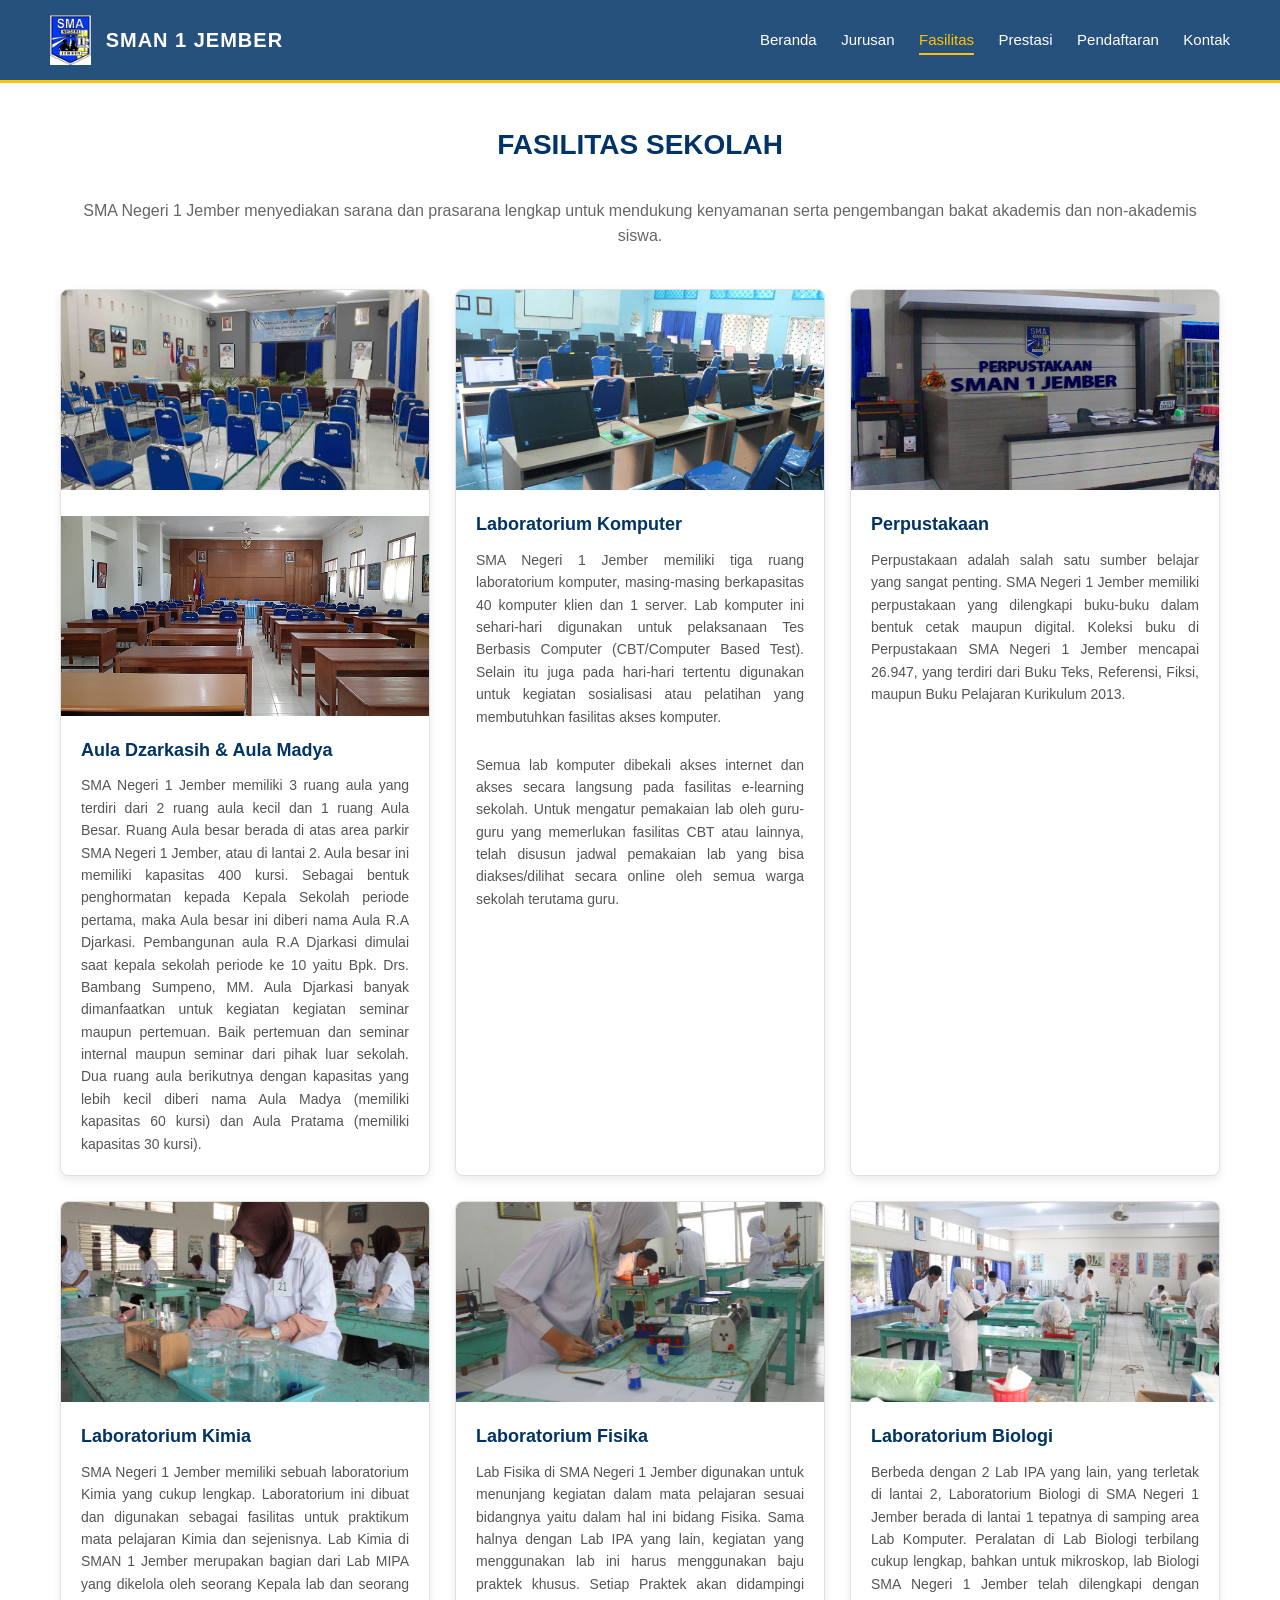
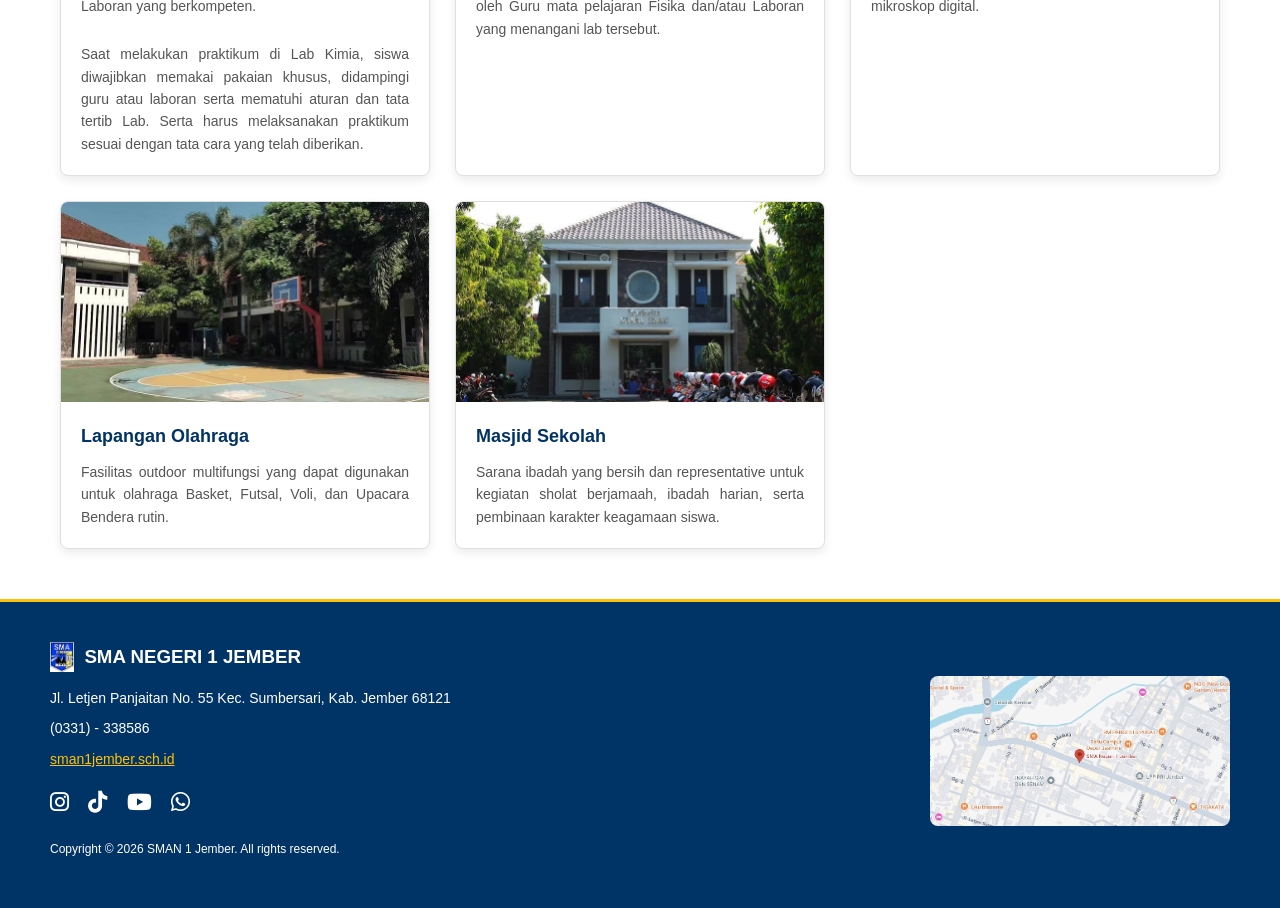
<file: pweb Assignment 2 (School Web) Revisi/fasilitas.html>
<!DOCTYPE html>
<html lang="id">
<head>
    <meta charset="UTF-8">
    <meta name="viewport" content="width=device-width, initial-scale=1.0">
    <title>Fasilitas - SMAN 1 Jember</title>
    <link rel="stylesheet" href="style.css">
    <link rel="stylesheet" href="https://cdnjs.cloudflare.com/ajax/libs/font-awesome/6.0.0/css/all.min.css">
</head>
<body>

    <!-- Header & Navigasi -->
    <header>
        <div class="logo-container">
            <img src="asset_img/logo_sma.png" alt="Logo SMAN 1 Jember">
            <h2>SMAN 1 JEMBER</h2>
        </div>
        <nav>
            <a href="index.html">Beranda</a>
            <a href="jurusan.html">Jurusan</a>
            <a href="fasilitas.html" class="active">Fasilitas</a>
            <a href="prestasi.html">Prestasi</a>
            <a href="pendaftaran.html">Pendaftaran</a>
            <a href="kontak.html">Kontak</a>
        </nav>
    </header>

    <div class="container">
        <h2 class="section-title">FASILITAS SEKOLAH</h2>
        <p style="text-align: center; margin-bottom: 40px; color: #666;">
            SMA Negeri 1 Jember menyediakan sarana dan prasarana lengkap untuk mendukung kenyamanan serta pengembangan bakat akademis dan non-akademis siswa.
        </p>

        <div class="fasilitas-grid">
            
            <div class="fasilitas-detail-card">
                <img src ="asset_img/Dzarkasi01.jpg" alt="Aula Dzarkasih">
                <br>
                <img src="asset_img/AulaMadya01.jpg" alt="Aula Madya">
                <div class="fasilitas-detail-content">
                    <h3>Aula Dzarkasih & Aula Madya</h3>
                    <p>SMA Negeri 1 Jember memiliki 3 ruang aula yang terdiri dari 2 ruang aula kecil dan 1 ruang Aula Besar. Ruang Aula besar berada di atas area parkir SMA Negeri 1 Jember, atau di lantai 2. Aula besar ini memiliki kapasitas 400 kursi. Sebagai bentuk penghormatan kepada Kepala Sekolah periode pertama, maka Aula besar ini diberi nama Aula R.A Djarkasi. Pembangunan aula R.A Djarkasi dimulai saat kepala sekolah periode ke 10 yaitu Bpk. Drs. Bambang Sumpeno, MM. Aula Djarkasi banyak dimanfaatkan untuk kegiatan kegiatan seminar maupun pertemuan. Baik pertemuan dan seminar internal maupun seminar dari pihak luar sekolah. Dua ruang aula berikutnya dengan kapasitas yang lebih kecil diberi nama Aula Madya (memiliki kapasitas 60 kursi) dan Aula Pratama (memiliki kapasitas 30 kursi).</p>
                </div>
            </div>

            <div class="fasilitas-detail-card">
                <img src="asset_img/labti2.jpg" alt="Laboratorium Komputer">
                <div class="fasilitas-detail-content">
                    <h3>Laboratorium Komputer</h3>
                    <p>SMA Negeri 1 Jember memiliki tiga ruang laboratorium komputer, masing-masing berkapasitas 40 komputer klien dan 1 server. Lab komputer ini sehari-hari digunakan untuk pelaksanaan Tes Berbasis Computer (CBT/Computer Based Test). Selain itu juga pada hari-hari tertentu digunakan untuk kegiatan sosialisasi atau pelatihan yang membutuhkan fasilitas akses komputer.</p>
                    <br>
                    <p>Semua lab komputer dibekali akses internet dan akses secara langsung pada fasilitas e-learning sekolah. Untuk mengatur pemakaian lab oleh guru-guru yang memerlukan fasilitas CBT atau lainnya, telah disusun jadwal pemakaian lab yang bisa diakses/dilihat secara online oleh semua warga sekolah terutama guru.</p>
                </div>
            </div>

            <div class="fasilitas-detail-card">
                <img src="asset_img/perpussmasa.jpg" alt="Perpustakaan">
                <div class="fasilitas-detail-content">
                    <h3>Perpustakaan</h3>
                    <p>Perpustakaan adalah salah satu sumber belajar yang sangat penting. SMA Negeri 1 Jember memiliki perpustakaan yang dilengkapi buku-buku dalam bentuk cetak maupun digital. Koleksi buku di Perpustakaan SMA Negeri 1 Jember mencapai 26.947, yang terdiri dari Buku Teks, Referensi, Fiksi, maupun Buku Pelajaran Kurikulum 2013.</p>
                </div>
            </div>

            <div class="fasilitas-detail-card">
                <img src="asset_img/Lab-Kimia.jpg" alt="Laboratorium Kimia">
                <div class="fasilitas-detail-content">
                    <h3>Laboratorium Kimia</h3>
                    <p>SMA Negeri 1 Jember memiliki sebuah laboratorium Kimia yang cukup lengkap. Laboratorium ini dibuat dan digunakan sebagai fasilitas untuk praktikum mata pelajaran Kimia dan sejenisnya. Lab Kimia di SMAN 1 Jember merupakan bagian dari Lab MIPA yang dikelola oleh seorang Kepala lab dan seorang Laboran yang berkompeten.</p>
                    <br>
                    <p>Saat melakukan praktikum di Lab Kimia, siswa diwajibkan memakai pakaian khusus, didampingi guru atau laboran serta mematuhi aturan dan tata tertib Lab. Serta harus melaksanakan praktikum sesuai dengan tata cara yang telah diberikan.</p>
                </div>
            </div>

            <div class="fasilitas-detail-card">
                <img src="asset_img/Lab-Fisika.jpg" alt="Laboratorium Fisika">
                <div class="fasilitas-detail-content">
                    <h3>Laboratorium Fisika</h3>
                    <p>Lab Fisika di SMA Negeri 1 Jember digunakan untuk menunjang kegiatan dalam mata pelajaran sesuai bidangnya yaitu dalam hal ini bidang Fisika. Sama halnya dengan Lab IPA yang lain, kegiatan yang menggunakan lab ini harus menggunakan baju praktek khusus. Setiap Praktek akan didampingi oleh Guru mata pelajaran Fisika dan/atau Laboran yang menangani lab tersebut.</p>
                </div>
            </div>

            <div class="fasilitas-detail-card">
                <img src="asset_img/Lab-Biologi.jpg" alt="Laboratorium Biologi">
                <div class="fasilitas-detail-content">
                    <h3>Laboratorium Biologi</h3>
                    <p>Berbeda dengan 2 Lab IPA yang lain, yang terletak di lantai 2, Laboratorium Biologi di SMA Negeri 1 Jember berada di lantai 1 tepatnya di samping area Lab Komputer. Peralatan di Lab Biologi terbilang cukup lengkap, bahkan untuk mikroskop, lab Biologi SMA Negeri 1 Jember telah dilengkapi dengan mikroskop digital.</p>
                </div>
            </div>

            <div class="fasilitas-detail-card">
                <img src="asset_img/lapolga.jpg" alt="Lapangan Olahraga">
                <div class="fasilitas-detail-content">
                    <h3>Lapangan Olahraga</h3>
                    <p>Fasilitas outdoor multifungsi yang dapat digunakan untuk olahraga Basket, Futsal, Voli, dan Upacara Bendera rutin.</p>
                </div>
            </div>

            <div class="fasilitas-detail-card">
                <img src="asset_img/masjidsmasa.jpg" alt="Masjid Sekolah">
                <div class="fasilitas-detail-content">
                    <h3>Masjid Sekolah</h3>
                    <p>Sarana ibadah yang bersih dan representative untuk kegiatan sholat berjamaah, ibadah harian, serta pembinaan karakter keagamaan siswa.</p>
                </div>
            </div>

        </div>
    </div>

    <!-- Footer -->
    <footer>
        <div class="footer-info">
            <div style="display:flex; align-items:center; gap:10px; margin-bottom:15px;">
                <img src="asset_img/logo_sma.png" alt="Logo" style="height:30px;">
                <h3 style="margin:0;">SMA NEGERI 1 JEMBER</h3>
            </div>
            <p>Jl. Letjen Panjaitan No. 55 Kec. Sumbersari, Kab. Jember 68121</p>
            <p>(0331) - 338586</p>
            <p><a href="https://sman1jember.sch.id/" target="_blank">sman1jember.sch.id</a></p>
            
            <div class="social-icons" style="margin-top: 15px;">
                <a href="https://instagram.com" target="_blank"><i class="fab fa-instagram"></i></a>
                <a href="https://tiktok.com" target="_blank"><i class="fab fa-tiktok"></i></a>
                <a href="https://youtube.com" target="_blank"><i class="fab fa-youtube"></i></a>
                <a href="https://wa.me/628123456789" target="_blank"><i class="fab fa-whatsapp"></i></a>
            </div>
            <p style="margin-top:20px; font-size:12px;">Copyright &copy; 2026 SMAN 1 Jember. All rights reserved.</p>
        </div>
        <div>
            <img src="asset_img/mapsma1.png" alt="Peta Lokasi" class="footer-map">
        </div>
    </footer>

</body>
</html>
</file>
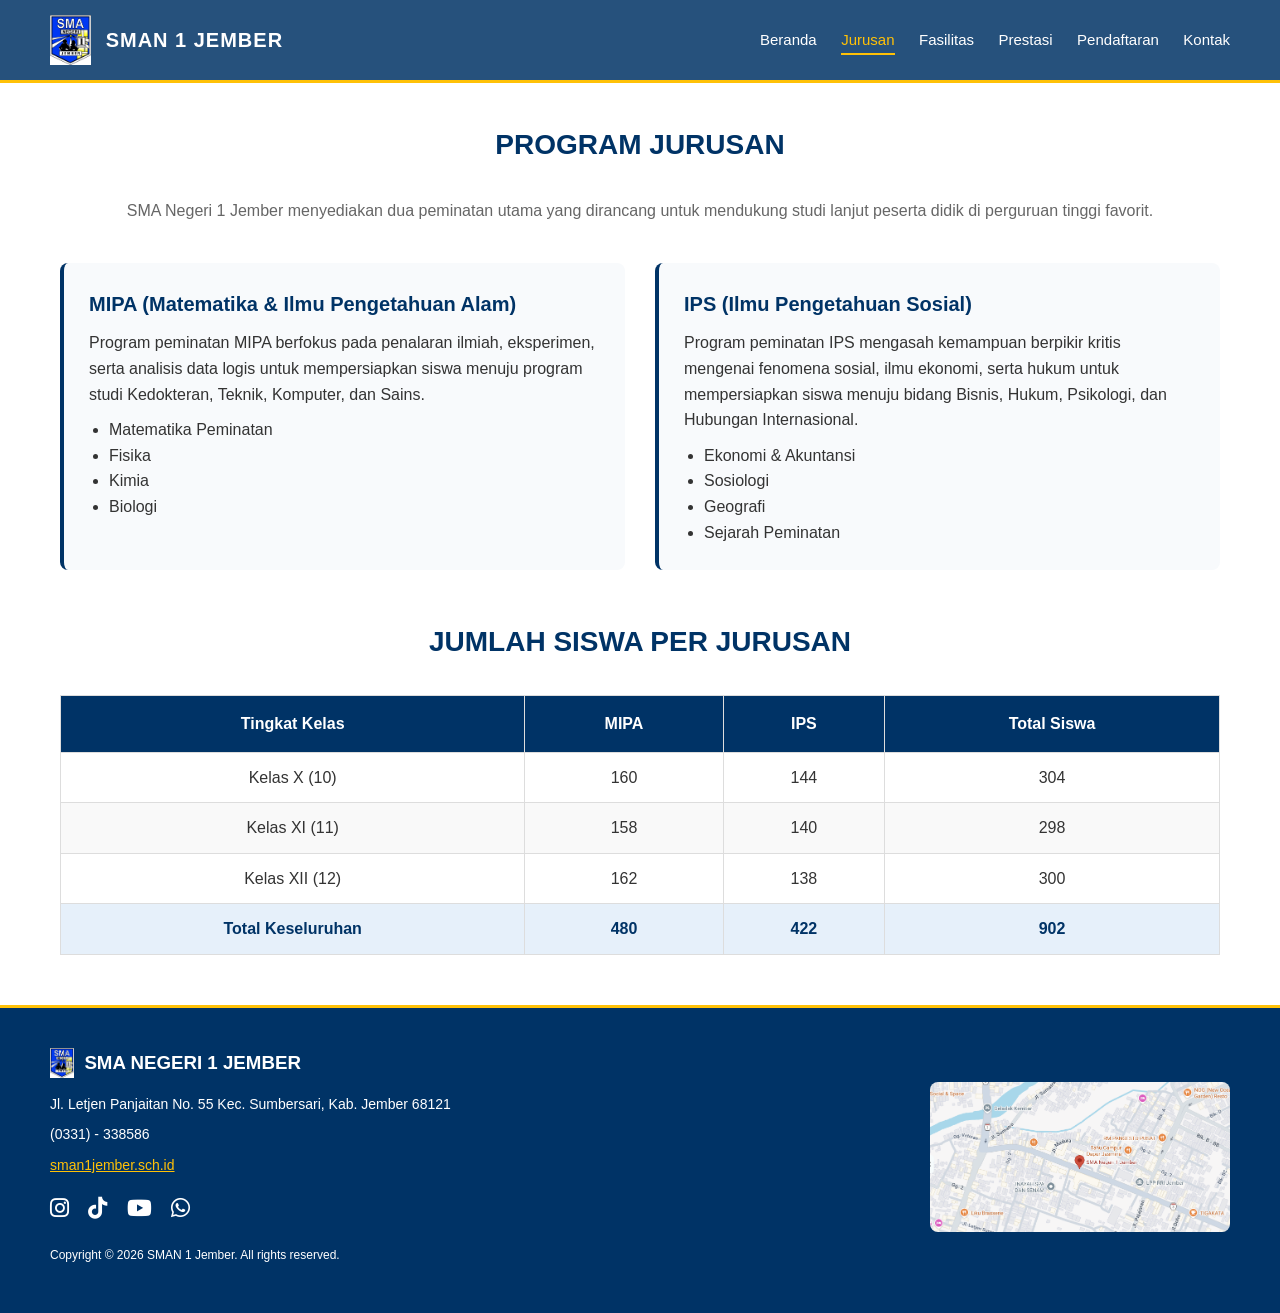
<file: pweb Assignment 2 (School Web) Revisi/jurusan.html>
<!DOCTYPE html>
<html lang="id">
<head>
    <meta charset="UTF-8">
    <meta name="viewport" content="width=device-width, initial-scale=1.0">
    <title>Jurusan - SMAN 1 Jember</title>
    <link rel="stylesheet" href="style.css">
    <link rel="stylesheet" href="https://cdnjs.cloudflare.com/ajax/libs/font-awesome/6.0.0/css/all.min.css">
</head>
<body>

    <!-- Header & Navigasi -->
    <header>
        <div class="logo-container">
            <img src="asset_img/logo_sma.png" alt="Logo SMAN 1 Jember">
            <h2>SMAN 1 JEMBER</h2>
        </div>
        <nav>
            <a href="index.html">Beranda</a>
            <a href="jurusan.html" class="active">Jurusan</a>
            <a href="fasilitas.html">Fasilitas</a>
            <a href="prestasi.html">Prestasi</a>
            <a href="pendaftaran.html">Pendaftaran</a>
            <a href="kontak.html">Kontak</a>
        </nav>
    </header>

    <div class="container">
        <h2 class="section-title">PROGRAM JURUSAN</h2>
        <p style="text-align: center; margin-bottom: 40px; color: #666;">
            SMA Negeri 1 Jember menyediakan dua peminatan utama yang dirancang untuk mendukung studi lanjut peserta didik di perguruan tinggi favorit.
        </p>

        <div class="jurusan-container">
            <div class="jurusan-box">
                <h2>MIPA (Matematika & Ilmu Pengetahuan Alam)</h2>
                <p>Program peminatan MIPA berfokus pada penalaran ilmiah, eksperimen, serta analisis data logis untuk mempersiapkan siswa menuju program studi Kedokteran, Teknik, Komputer, dan Sains.</p>
                <ul>
                    <li>Matematika Peminatan</li>
                    <li>Fisika</li>
                    <li>Kimia</li>
                    <li>Biologi</li>
                </ul>
            </div>
            
            <div class="jurusan-box">
                <h2>IPS (Ilmu Pengetahuan Sosial)</h2>
                <p>Program peminatan IPS mengasah kemampuan berpikir kritis mengenai fenomena sosial, ilmu ekonomi, serta hukum untuk mempersiapkan siswa menuju bidang Bisnis, Hukum, Psikologi, dan Hubungan Internasional.</p>
                <ul>
                    <li>Ekonomi & Akuntansi</li>
                    <li>Sosiologi</li>
                    <li>Geografi</li>
                    <li>Sejarah Peminatan</li>
                </ul>
            </div>
        </div>

        <h2 class="section-title">JUMLAH SISWA PER JURUSAN</h2>
        <table>
            <thead>
                <tr>
                    <th>Tingkat Kelas</th>
                    <th>MIPA</th>
                    <th>IPS</th>
                    <th>Total Siswa</th>
                </tr>
            </thead>
            <tbody>
                <tr>
                    <td>Kelas X (10)</td>
                    <td>160</td>
                    <td>144</td>
                    <td>304</td>
                </tr>
                <tr>
                    <td>Kelas XI (11)</td>
                    <td>158</td>
                    <td>140</td>
                    <td>298</td>
                </tr>
                <tr>
                    <td>Kelas XII (12)</td>
                    <td>162</td>
                    <td>138</td>
                    <td>300</td>
                </tr>
                <tr class="total-row">
                    <td>Total Keseluruhan</td>
                    <td>480</td>
                    <td>422</td>
                    <td>902</td>
                </tr>
            </tbody>
        </table>
    </div>

    <!-- Footer -->
    <footer>
        <div class="footer-info">
            <div style="display:flex; align-items:center; gap:10px; margin-bottom:15px;">
                <img src="asset_img/logo_sma.png" alt="Logo" style="height:30px;">
                <h3 style="margin:0;">SMA NEGERI 1 JEMBER</h3>
            </div>
            <p>Jl. Letjen Panjaitan No. 55 Kec. Sumbersari, Kab. Jember 68121</p>
            <p>(0331) - 338586</p>
            <p><a href="https://sman1jember.sch.id/" target="_blank">sman1jember.sch.id</a></p>
            
            <div class="social-icons" style="margin-top: 15px;">
                <a href="https://instagram.com" target="_blank"><i class="fab fa-instagram"></i></a>
                <a href="https://tiktok.com" target="_blank"><i class="fab fa-tiktok"></i></a>
                <a href="https://youtube.com" target="_blank"><i class="fab fa-youtube"></i></a>
                <a href="https://wa.me/628123456789" target="_blank"><i class="fab fa-whatsapp"></i></a>
            </div>
            <p style="margin-top:20px; font-size:12px;">Copyright &copy; 2026 SMAN 1 Jember. All rights reserved.</p>
        </div>
        <div>
            <img src="asset_img/mapsma1.png" alt="Peta Lokasi" class="footer-map">
        </div>
    </footer>

</body>
</html>
</file>
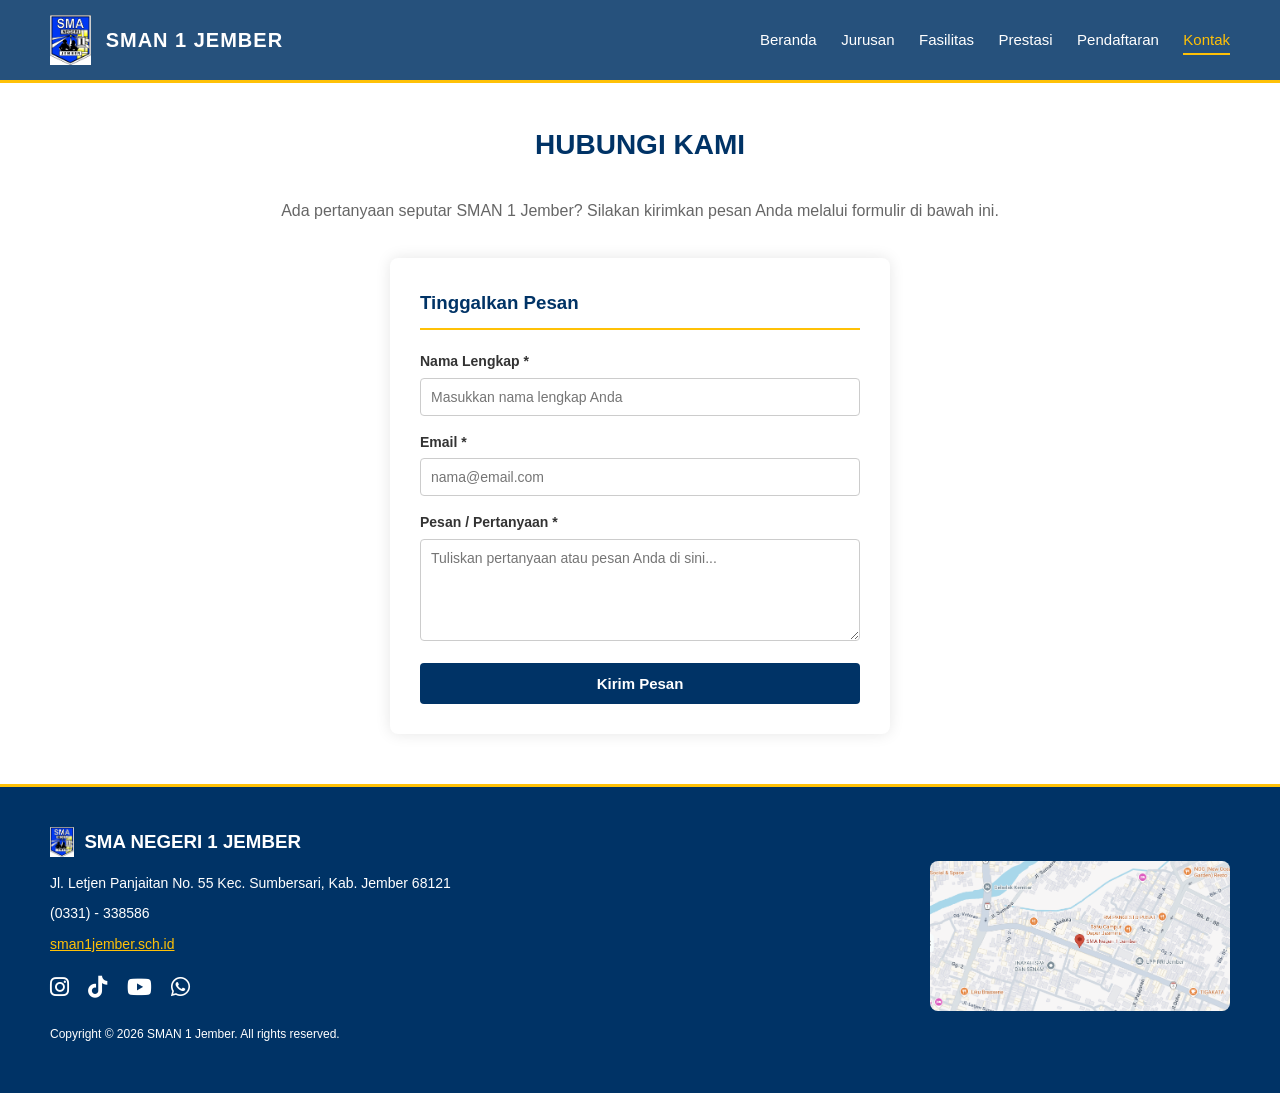
<file: pweb Assignment 2 (School Web) Revisi/kontak.html>
<!DOCTYPE html>
<html lang="id">
<head>
    <meta charset="UTF-8">
    <meta name="viewport" content="width=device-width, initial-scale=1.0">
    <title>Kontak - SMAN 1 Jember</title>
    <link rel="stylesheet" href="style.css">
    <link rel="stylesheet" href="https://cdnjs.cloudflare.com/ajax/libs/font-awesome/6.0.0/css/all.min.css">
</head>
<body>

    <!-- Header & Navigasi -->
    <header>
        <div class="logo-container">
            <img src="asset_img/logo_sma.png" alt="Logo SMAN 1 Jember">
            <h2>SMAN 1 JEMBER</h2>
        </div>
        <nav>
            <a href="index.html">Beranda</a>
            <a href="jurusan.html">Jurusan</a>
            <a href="fasilitas.html">Fasilitas</a>
            <a href="prestasi.html">Prestasi</a>
            <a href="pendaftaran.html">Pendaftaran</a>
            <a href="kontak.html" class="active">Kontak</a>
        </nav>
    </header>

    <div class="container">
        <h2 class="section-title">HUBUNGI KAMI</h2>
        <p style="text-align: center; margin-bottom: 35px; color: #666;">
            Ada pertanyaan seputar SMAN 1 Jember? Silakan kirimkan pesan Anda melalui formulir di bawah ini.
        </p>

        <div class="form-wrapper">
            <div class="form-box">
                <h3>Tinggalkan Pesan</h3>
                <form action="#" method="POST">
                    <div class="form-group">
                        <label for="nama_lengkap">Nama Lengkap *</label>
                        <input type="text" id="nama_lengkap" placeholder="Masukkan nama lengkap Anda" required>
                    </div>
                    <div class="form-group">
                        <label for="email_pesan">Email *</label>
                        <input type="email" id="email_pesan" placeholder="nama@email.com" required>
                    </div>
                    <div class="form-group">
                        <label for="isi_pesan">Pesan / Pertanyaan *</label>
                        <textarea id="isi_pesan" rows="5" placeholder="Tuliskan pertanyaan atau pesan Anda di sini..." required></textarea>
                    </div>
                    <button type="submit" class="btn-submit btn-dark">Kirim Pesan</button>
                </form>
            </div>
        </div>
    </div>

    <!-- Footer -->
    <footer>
        <div class="footer-info">
            <div style="display:flex; align-items:center; gap:10px; margin-bottom:15px;">
                <img src="asset_img/logo_sma.png" alt="Logo" style="height:30px;">
                <h3 style="margin:0;">SMA NEGERI 1 JEMBER</h3>
            </div>
            <p>Jl. Letjen Panjaitan No. 55 Kec. Sumbersari, Kab. Jember 68121</p>
            <p>(0331) - 338586</p>
            <p><a href="https://sman1jember.sch.id/" target="_blank">sman1jember.sch.id</a></p>
            
            <div class="social-icons" style="margin-top: 15px;">
                <a href="https://instagram.com" target="_blank"><i class="fab fa-instagram"></i></a>
                <a href="https://tiktok.com" target="_blank"><i class="fab fa-tiktok"></i></a>
                <a href="https://youtube.com" target="_blank"><i class="fab fa-youtube"></i></a>
                <a href="https://wa.me/628123456789" target="_blank"><i class="fab fa-whatsapp"></i></a>
            </div>
            <p style="margin-top:20px; font-size:12px;">Copyright &copy; 2026 SMAN 1 Jember. All rights reserved.</p>
        </div>
        <div>
            <img src="asset_img/mapsma1.png" alt="Peta Lokasi" class="footer-map">
        </div>
    </footer>

</body>
</html>
</file>
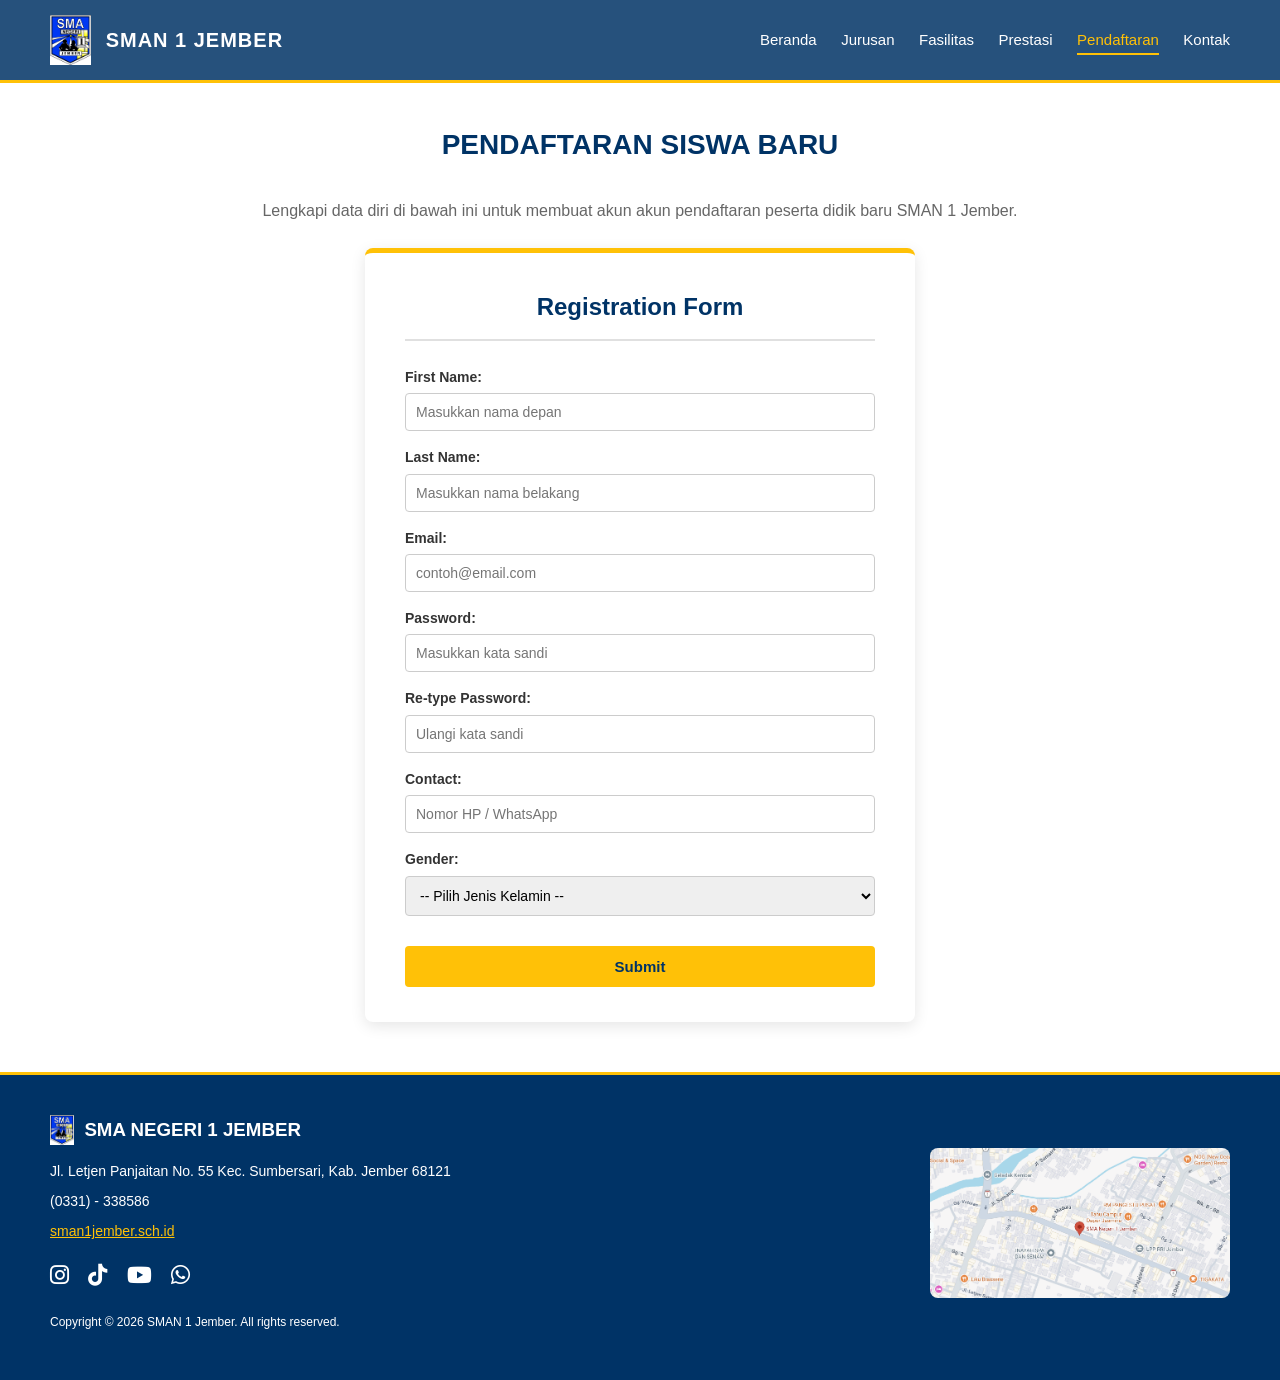
<file: pweb Assignment 2 (School Web) Revisi/pendaftaran.html>
<!DOCTYPE html>
<html lang="id">
<head>
    <meta charset="UTF-8">
    <meta name="viewport" content="width=device-width, initial-scale=1.0">
    <title>Pendaftaran - SMAN 1 Jember</title>
    <link rel="stylesheet" href="style.css">
    <link rel="stylesheet" href="https://cdnjs.cloudflare.com/ajax/libs/font-awesome/6.0.0/css/all.min.css">
</head>
<body>

    <!-- Header & Navigasi -->
    <header>
        <div class="logo-container">
            <img src="asset_img/logo_sma.png" alt="Logo SMAN 1 Jember">
            <h2>SMAN 1 JEMBER</h2>
        </div>
        <nav>
            <a href="index.html">Beranda</a>
            <a href="jurusan.html">Jurusan</a>
            <a href="fasilitas.html">Fasilitas</a>
            <a href="prestasi.html">Prestasi</a>
            <a href="pendaftaran.html" class="active">Pendaftaran</a>
            <a href="kontak.html">Kontak</a>
        </nav>
    </header>

    <div class="container">
        <h2 class="section-title">PENDAFTARAN SISWA BARU</h2>
        <p style="text-align: center; margin-bottom: 25px; color: #666;">
            Lengkapi data diri di bawah ini untuk membuat akun akun pendaftaran peserta didik baru SMAN 1 Jember.
        </p>

        <div class="registration-container">
            <div class="registration-box">
                <h3>Registration Form</h3>
                <form action="#" method="POST">
                    
                    <div class="form-group">
                        <label for="first_name">First Name:</label>
                        <input type="text" id="first_name" name="first_name" placeholder="Masukkan nama depan" required>
                    </div>

                    <div class="form-group">
                        <label for="last_name">Last Name:</label>
                        <input type="text" id="last_name" name="last_name" placeholder="Masukkan nama belakang" required>
                    </div>

                    <div class="form-group">
                        <label for="email">Email:</label>
                        <input type="email" id="email" name="email" placeholder="contoh@email.com" required>
                    </div>

                    <div class="form-group">
                        <label for="password">Password:</label>
                        <input type="password" id="password" name="password" placeholder="Masukkan kata sandi" required>
                    </div>

                    <div class="form-group">
                        <label for="re_password">Re-type Password:</label>
                        <input type="password" id="re_password" name="re_password" placeholder="Ulangi kata sandi" required>
                    </div>

                    <div class="form-group">
                        <label for="contact">Contact:</label>
                        <input type="tel" id="contact" name="contact" placeholder="Nomor HP / WhatsApp" required>
                    </div>

                    <div class="form-group">
                        <label for="gender">Gender:</label>
                        <select id="gender" name="gender" required>
                            <option value="" disabled selected>-- Pilih Jenis Kelamin --</option>
                            <option value="Male">Male</option>
                            <option value="Female">Female</option>
                        </select>
                    </div>

                    <button type="submit" class="btn-submit" style="margin-top: 15px;">Submit</button>
                </form>
            </div>
        </div>
    </div>

    <!-- Footer -->
    <footer>
        <div class="footer-info">
            <div style="display:flex; align-items:center; gap:10px; margin-bottom:15px;">
                <img src="asset_img/logo_sma.png" alt="Logo" style="height:30px;">
                <h3 style="margin:0;">SMA NEGERI 1 JEMBER</h3>
            </div>
            <p>Jl. Letjen Panjaitan No. 55 Kec. Sumbersari, Kab. Jember 68121</p>
            <p>(0331) - 338586</p>
            <p><a href="https://sman1jember.sch.id/" target="_blank">sman1jember.sch.id</a></p>
            
            <div class="social-icons" style="margin-top: 15px;">
                <a href="https://instagram.com" target="_blank"><i class="fab fa-instagram"></i></a>
                <a href="https://tiktok.com" target="_blank"><i class="fab fa-tiktok"></i></a>
                <a href="https://youtube.com" target="_blank"><i class="fab fa-youtube"></i></a>
                <a href="https://wa.me/628123456789" target="_blank"><i class="fab fa-whatsapp"></i></a>
            </div>
            <p style="margin-top:20px; font-size:12px;">Copyright &copy; 2026 SMAN 1 Jember. All rights reserved.</p>
        </div>
        <div>
            <img src="asset_img/mapsma1.png" alt="Peta Lokasi" class="footer-map">
        </div>
    </footer>

</body>
</html>
</file>
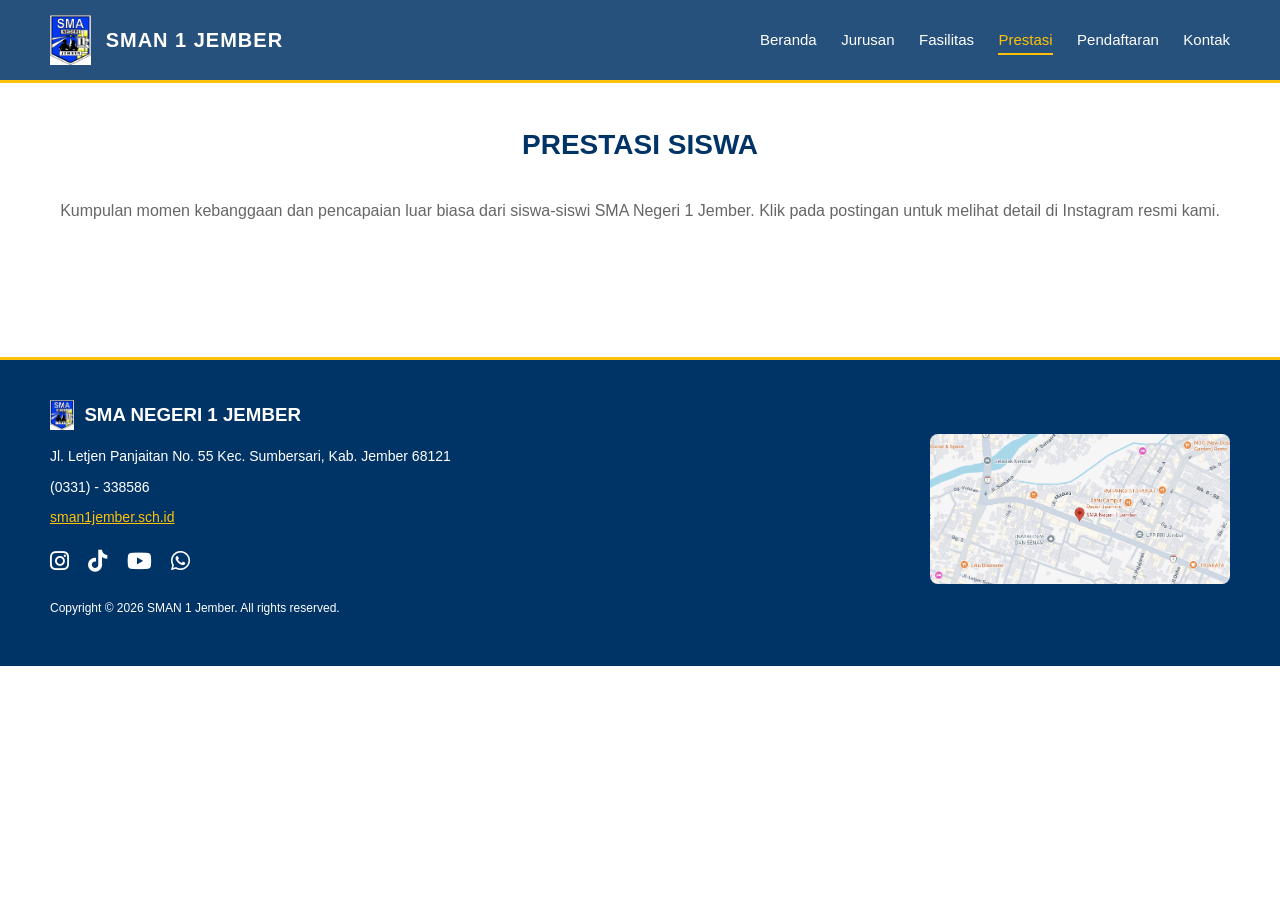
<file: pweb Assignment 2 (School Web) Revisi/prestasi.html>
<!DOCTYPE html>
<html lang="id">
<head>
    <meta charset="UTF-8">
    <meta name="viewport" content="width=device-width, initial-scale=1.0">
    <title>Prestasi - SMAN 1 Jember</title>
    <link rel="stylesheet" href="style.css">
    <link rel="stylesheet" href="https://cdnjs.cloudflare.com/ajax/libs/font-awesome/6.0.0/css/all.min.css">
</head>
<body>

    <!-- Header & Navigasi -->
    <header>
        <div class="logo-container">
            <img src="asset_img/logo_sma.png" alt="Logo SMAN 1 Jember">
            <h2>SMAN 1 JEMBER</h2>
        </div>
        <nav>
            <a href="index.html">Beranda</a>
            <a href="jurusan.html">Jurusan</a>
            <a href="fasilitas.html">Fasilitas</a>
            <a href="prestasi.html" class="active">Prestasi</a>
            <a href="pendaftaran.html">Pendaftaran</a>
            <a href="kontak.html">Kontak</a>
        </nav>
    </header>

    <div class="container">
        <h2 class="section-title">PRESTASI SISWA</h2>
        <p style="text-align: center; margin-bottom: 40px; color: #666;">
            Kumpulan momen kebanggaan dan pencapaian luar biasa dari siswa-siswi SMA Negeri 1 Jember. 
            Klik pada postingan untuk melihat detail di Instagram resmi kami.
        </p>

        <!-- Grid Layout untuk Embed Instagram -->
        <div class="prestasi-grid">
            
            <!-- Postingan Instagram 1 -->
            <div class="ig-post">
                <blockquote class="instagram-media" data-instgrm-permalink="https://www.instagram.com/p/Da9vttlJnPy/?utm_source=ig_web_copy_link&stkn=NTc4MTIwNjQ2YQ==" data-instgrm-version="14" style="background:#FFF; border:0; border-radius:8px; box-shadow:0 0 1px 0 rgba(0,0,0,0.5),0 1px 10px 0 rgba(0,0,0,0.15); margin: 1px; max-width:540px; min-width:326px; padding:0; width:99.375%; width:-webkit-calc(100% - 2px); width:calc(100% - 2px);">
                </blockquote>
            </div>

            <!-- Postingan Instagram 2 -->
            <div class="ig-post">
                <blockquote class="instagram-media" data-instgrm-permalink="https://www.instagram.com/p/DX9GUNsCSpP/?utm_source=ig_web_copy_link&stkn=NTc4MTIwNjQ2YQ==" data-instgrm-version="14" style="background:#FFF; border:0; border-radius:8px; box-shadow:0 0 1px 0 rgba(0,0,0,0.5),0 1px 10px 0 rgba(0,0,0,0.15); margin: 1px; max-width:540px; min-width:326px; padding:0; width:99.375%; width:-webkit-calc(100% - 2px); width:calc(100% - 2px);">
                </blockquote>
            </div>

            <!-- Postingan Instagram 3 -->
            <div class="ig-post">
                <blockquote class="instagram-media" data-instgrm-permalink="https://www.instagram.com/p/DahprIfpOKU/?utm_source=ig_web_copy_link&stkn=NTc4MTIwNjQ2YQ==" data-instgrm-version="14" style="background:#FFF; border:0; border-radius:8px; box-shadow:0 0 1px 0 rgba(0,0,0,0.5),0 1px 10px 0 rgba(0,0,0,0.15); margin: 1px; max-width:540px; min-width:326px; padding:0; width:99.375%; width:-webkit-calc(100% - 2px); width:calc(100% - 2px);">
                </blockquote>
            </div>

            <!-- Postingan Instagram 4 -->
            <div class="ig-post">
                <blockquote class="instagram-media" data-instgrm-permalink="https://www.instagram.com/p/Ddv2IeJnfIT/?utm_source=ig_web_copy_link&stkn=NTc4MTIwNjQ2YQ==" data-instgrm-version="14" style="background:#FFF; border:0; border-radius:8px; box-shadow:0 0 1px 0 rgba(0,0,0,0.5),0 1px 10px 0 rgba(0,0,0,0.15); margin: 1px; max-width:540px; min-width:326px; padding:0; width:99.375%; width:-webkit-calc(100% - 2px); width:calc(100% - 2px);">
                </blockquote>
            </div>

        </div>
    </div>

    <!-- Script Wajib dari Instagram agar tampilan Embed muncul -->
    <script async src="https://www.instagram.com/embed.js"></script>

    <!-- Footer -->
    <footer>
        <div class="footer-info">
            <div style="display:flex; align-items:center; gap:10px; margin-bottom:15px;">
                <img src="asset_img/logo_sma.png" alt="Logo" style="height:30px;">
                <h3 style="margin:0;">SMA NEGERI 1 JEMBER</h3>
            </div>
            <p>Jl. Letjen Panjaitan No. 55 Kec. Sumbersari, Kab. Jember 68121</p>
            <p>(0331) - 338586</p>
            <p><a href="https://sman1jember.sch.id/" target="_blank">sman1jember.sch.id</a></p>
            
            <div class="social-icons" style="margin-top: 15px;">
                <a href="https://instagram.com" target="_blank"><i class="fab fa-instagram"></i></a>
                <a href="https://tiktok.com" target="_blank"><i class="fab fa-tiktok"></i></a>
                <a href="https://youtube.com" target="_blank"><i class="fab fa-youtube"></i></a>
                <a href="https://wa.me/628123456789" target="_blank"><i class="fab fa-whatsapp"></i></a>
            </div>
            <p style="margin-top:20px; font-size:12px;">Copyright &copy; 2026 SMAN 1 Jember. All rights reserved.</p>
        </div>
        <div>
            <img src="asset_img/mapsma1.png" alt="Peta Lokasi" class="footer-map">
        </div>
    </footer>

</body>
</html>
</file>
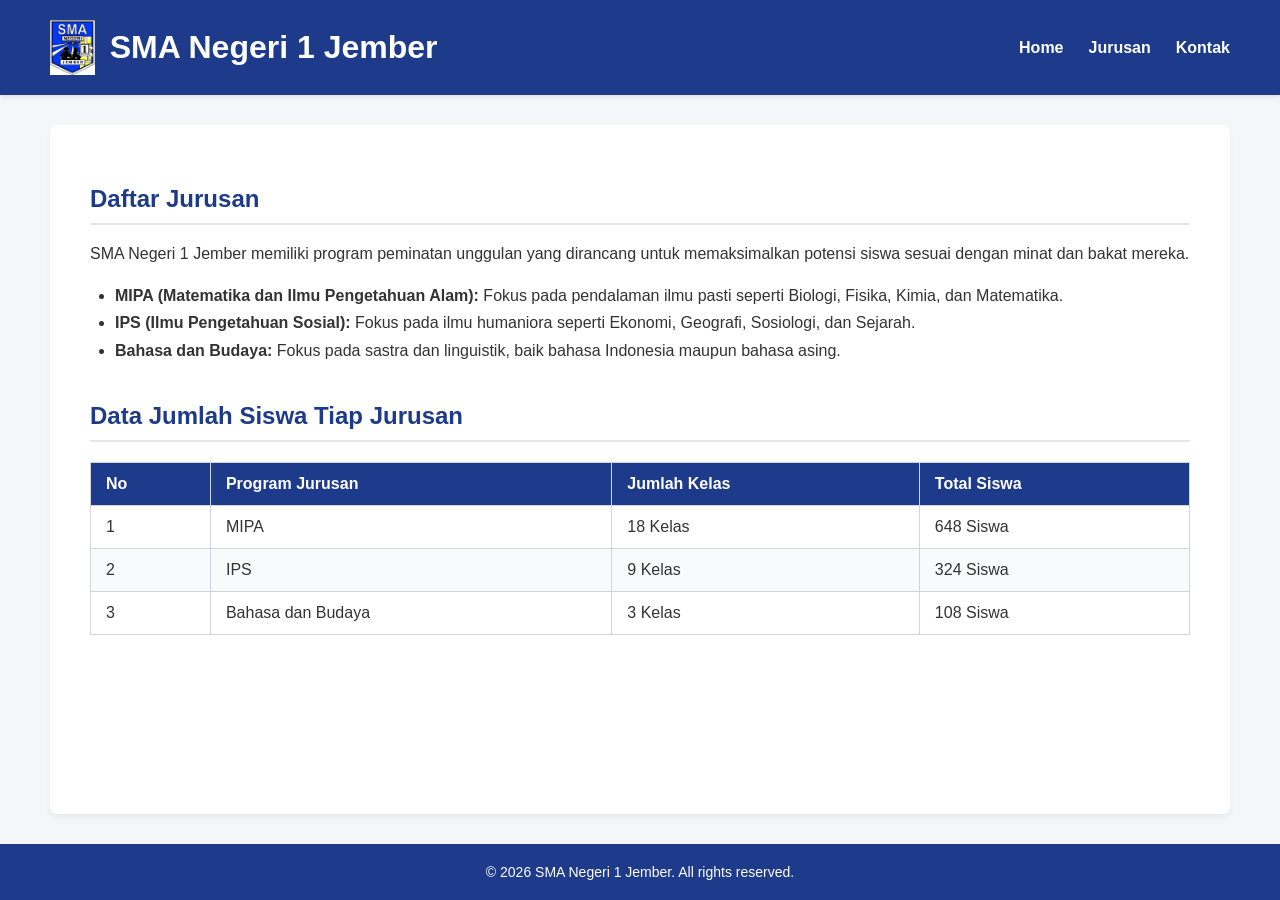
<file: pweb Assignment 2 (School Web)/jurusan.html>
<!DOCTYPE html>
<html lang="id">
<head>
    <meta charset="UTF-8">
    <meta name="viewport" content="width=device-width, initial-scale=1.0">
    <title>Jurusan - SMA Negeri 1 Jember</title>
    <link rel="stylesheet" href="style.css">
</head>
<body>
    <header>
        <div class="logo-container">
            <img src="images1.png" alt="Logo SMAN 1 Jember" class="logo">
            <h1>SMA Negeri 1 Jember</h1>
        </div>
        <nav>
            <ul>
                <li><a href="index.html">Home</a></li>
                <li><a href="jurusan.html">Jurusan</a></li>
                <li><a href="kontak.html">Kontak</a></li>
            </ul>
        </nav>
    </header>

    <section class="content">
        <!-- Menggunakan <h2> dan <p> -->
        <h2>Daftar Jurusan</h2>
        <p>SMA Negeri 1 Jember memiliki program peminatan unggulan yang dirancang untuk memaksimalkan potensi siswa sesuai dengan minat dan bakat mereka.</p>
        
        <!-- Menggunakan <ul> -->
        <ul>
            <li><strong>MIPA (Matematika dan Ilmu Pengetahuan Alam):</strong> Fokus pada pendalaman ilmu pasti seperti Biologi, Fisika, Kimia, dan Matematika.</li>
            <li><strong>IPS (Ilmu Pengetahuan Sosial):</strong> Fokus pada ilmu humaniora seperti Ekonomi, Geografi, Sosiologi, dan Sejarah.</li>
            <li><strong>Bahasa dan Budaya:</strong> Fokus pada sastra dan linguistik, baik bahasa Indonesia maupun bahasa asing.</li>
        </ul>

        <br>
        <h2>Data Jumlah Siswa Tiap Jurusan</h2>
        <!-- Menggunakan <table> -->
        <table class="tabel-jurusan">
            <thead>
                <tr>
                    <th>No</th>
                    <th>Program Jurusan</th>
                    <th>Jumlah Kelas</th>
                    <th>Total Siswa</th>
                </tr>
            </thead>
            <tbody>
                <tr>
                    <td>1</td>
                    <td>MIPA</td>
                    <td>18 Kelas</td>
                    <td>648 Siswa</td>
                </tr>
                <tr>
                    <td>2</td>
                    <td>IPS</td>
                    <td>9 Kelas</td>
                    <td>324 Siswa</td>
                </tr>
                <tr>
                    <td>3</td>
                    <td>Bahasa dan Budaya</td>
                    <td>3 Kelas</td>
                    <td>108 Siswa</td>
                </tr>
            </tbody>
        </table>
    </section>

    <footer>
        <p>&copy; 2026 SMA Negeri 1 Jember. All rights reserved.</p>
    </footer>
</body>
</html>
</file>
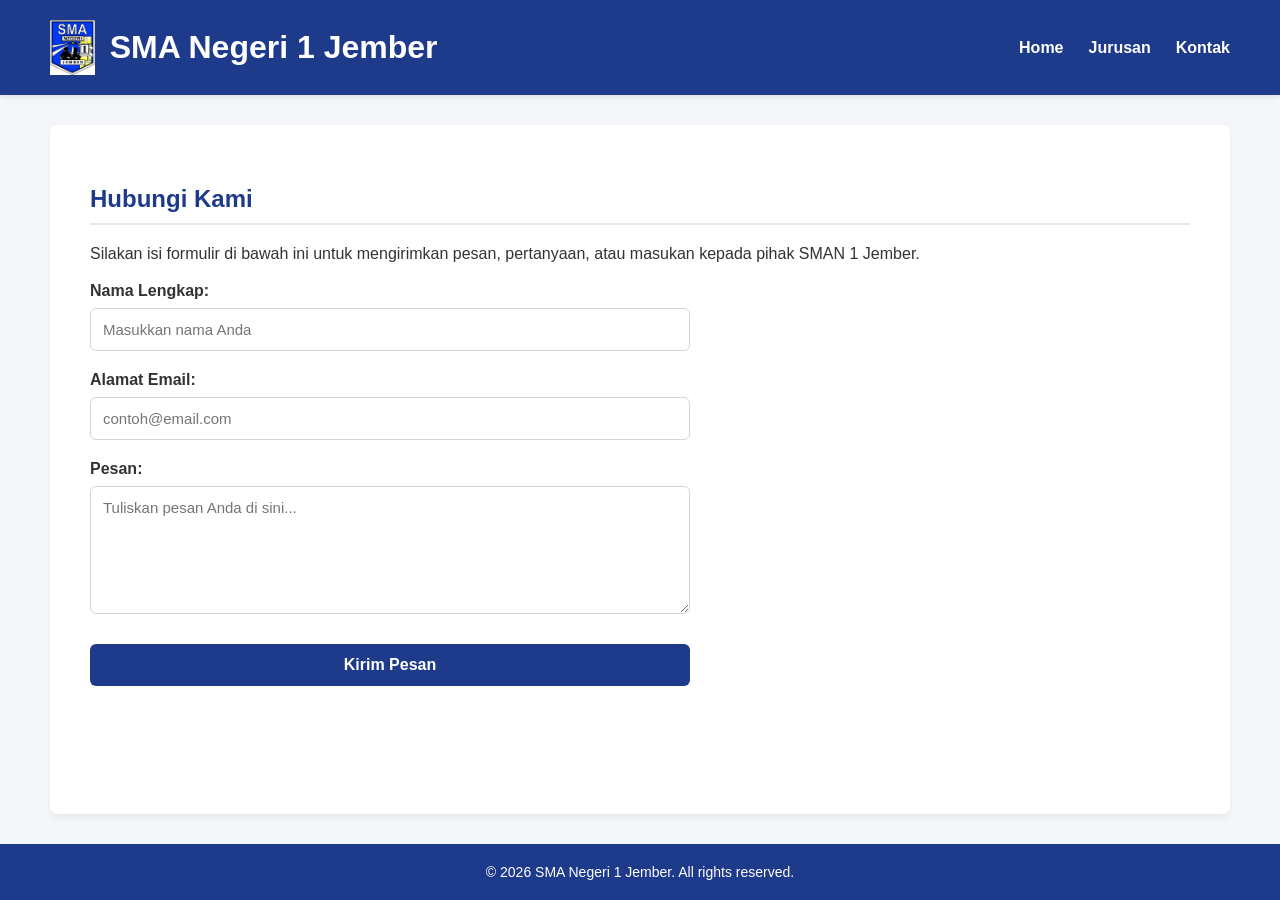
<file: pweb Assignment 2 (School Web)/kontak.html>
<!DOCTYPE html>
<html lang="id">
<head>
    <meta charset="UTF-8">
    <meta name="viewport" content="width=device-width, initial-scale=1.0">
    <title>Kontak - SMA Negeri 1 Jember</title>
    <link rel="stylesheet" href="style.css">
</head>
<body>
    <header>
        <div class="logo-container">
            <img src="images1.png" alt="Logo SMAN 1 Jember" class="logo">
            <h1>SMA Negeri 1 Jember</h1>
        </div>
        <nav>
            <ul>
                <li><a href="index.html">Home</a></li>
                <li><a href="jurusan.html">Jurusan</a></li>
                <li><a href="kontak.html">Kontak</a></li>
            </ul>
        </nav>
    </header>

    <section class="content">
        <h2>Hubungi Kami</h2>
        <p>Silakan isi formulir di bawah ini untuk mengirimkan pesan, pertanyaan, atau masukan kepada pihak SMAN 1 Jember.</p>

        <!-- Form menggunakan <form>, <input type="text">, <input type="email">, <textarea>, <button> -->
        <form action="#" method="POST" class="form-kontak">
            <div class="form-group">
                <label for="nama">Nama Lengkap:</label>
                <input type="text" id="nama" name="nama" placeholder="Masukkan nama Anda" required>
            </div>
            
            <div class="form-group">
                <label for="email">Alamat Email:</label>
                <input type="email" id="email" name="email" placeholder="contoh@email.com" required>
            </div>
            
            <div class="form-group">
                <label for="pesan">Pesan:</label>
                <textarea id="pesan" name="pesan" rows="6" placeholder="Tuliskan pesan Anda di sini..." required></textarea>
            </div>
            
            <button type="submit" class="btn-submit">Kirim Pesan</button>
        </form>
    </section>

    <footer>
        <p>&copy; 2026 SMA Negeri 1 Jember. All rights reserved.</p>
    </footer>
</body>
</html>
</file>
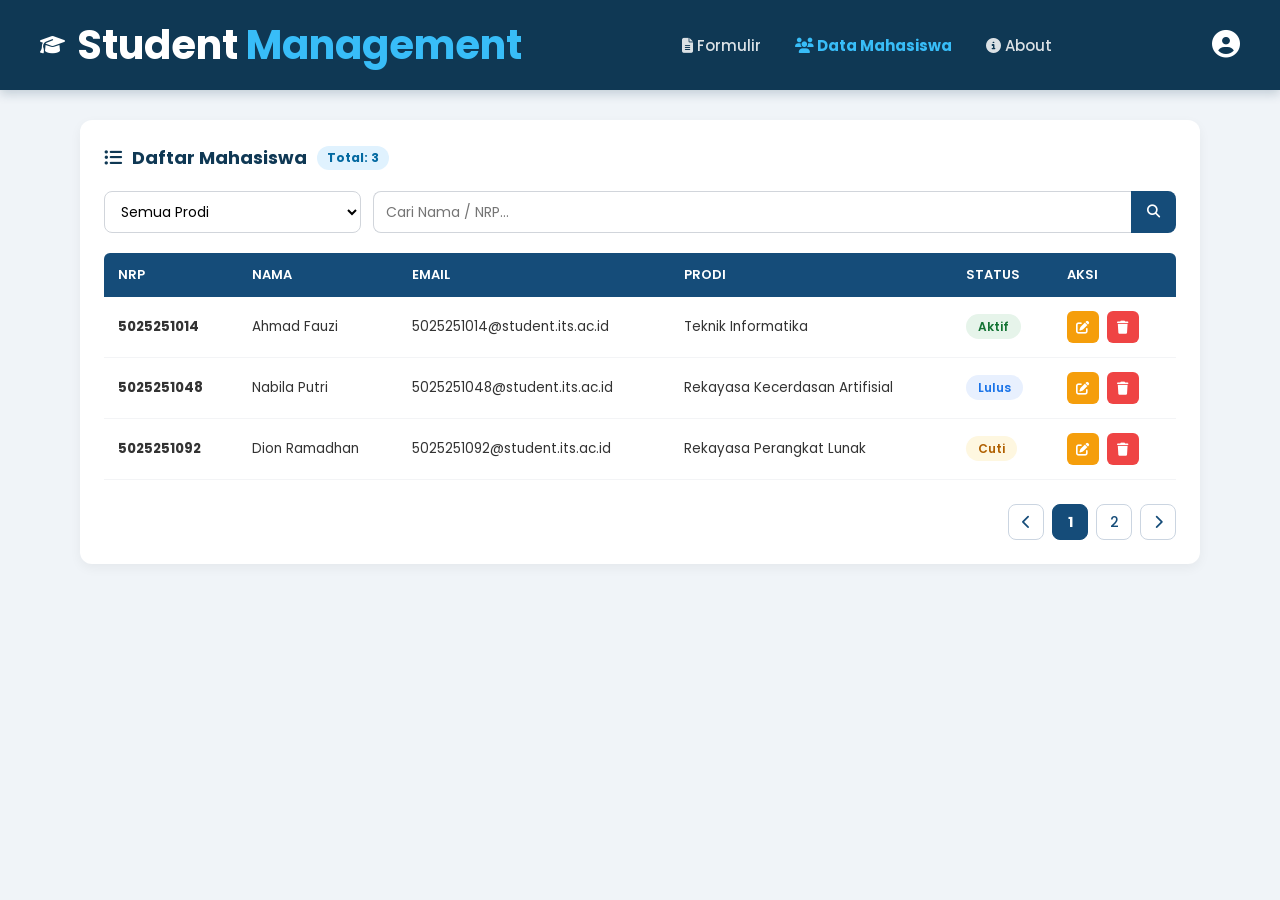
<file: Pweb Assignment 3 (Student Management Web)/datasiswa.html>
<!DOCTYPE html>
<html lang="id">
<head>
    <meta charset="UTF-8">
    <meta name="viewport" content="width=device-width, initial-scale=1.0">
    <title>Student Management - Data Lengkap</title>
    <link rel="stylesheet" href="style.css">
    <link rel="stylesheet" href="https://cdnjs.cloudflare.com/ajax/libs/font-awesome/6.4.0/css/all.min.css">
</head>
<body>

    <!-- Header / Navbar -->
    <header class="navbar">
        <div class="nav-brand">
            <i class="fa-solid fa-graduation-cap"></i>
            <h1>Student <span>Management</span></h1>
        </div>
        <nav class="nav-links">
            <a href="index.html"><i class="fa-solid fa-file-lines"></i> Formulir</a>
            <a href="datasiswa.html" class="active"><i class="fa-solid fa-users"></i> Data Mahasiswa</a>
            <a href="#"><i class="fa-solid fa-circle-info"></i> About</a>
        </nav>
        <div class="nav-profile">
            <i class="fa-solid fa-circle-user"></i>
        </div>
    </header>

    <!-- Kontainer Penuh Halaman Data -->
    <main class="container-full">
        
        <section class="card data-section">
            <div class="card-header data-header">
                <h2>
                    <i class="fa-solid fa-list-ul"></i> Daftar Mahasiswa 
                    <span class="badge-total">Total: 3</span>
                </h2>
            </div>

            <!-- Filter & Pencarian -->
            <div class="filter-controls">
                <select class="filter-select">
                    <option value="Semua" selected>Semua Prodi</option>
                    <option value="Teknik Informatika">Teknik Informatika</option>
                    <option value="Rekayasa Kecerdasan Artifisial">Rekayasa Kecerdasan Artifisial</option>
                    <option value="Rekayasa Perangkat Lunak">Rekayasa Perangkat Lunak</option>
                </select>
                
                <div class="search-box">
                    <input type="text" placeholder="Cari Nama / NRP...">
                    <button type="button" class="btn-search">
                        <i class="fa-solid fa-magnifying-glass"></i>
                    </button>
                </div>
            </div>

            <!-- Tabel Data -->
            <div class="table-responsive">
                <table>
                    <thead>
                        <tr>
                            <th>NRP</th>
                            <th>NAMA</th>
                            <th>EMAIL</th>
                            <th>PRODI</th>
                            <th>STATUS</th>
                            <th>AKSI</th>
                        </tr>
                    </thead>
                    <tbody>
                        <tr>
                            <td class="bold-text">5025251014</td>
                            <td>Ahmad Fauzi</td>
                            <td>5025251014@student.its.ac.id</td>
                            <td>Teknik Informatika</td>
                            <td><span class="status status-aktif">Aktif</span></td>
                            <td class="action-buttons">
                                <a href="#editModal" class="btn-action btn-edit" title="Edit"><i class="fa-solid fa-pen-to-square"></i></a>
                                <a href="#deleteModal" class="btn-action btn-delete" title="Hapus"><i class="fa-solid fa-trash"></i></a>
                            </td>
                        </tr>
                        <tr>
                            <td class="bold-text">5025251048</td>
                            <td>Nabila Putri</td>
                            <td>5025251048@student.its.ac.id</td>
                            <td>Rekayasa Kecerdasan Artifisial</td>
                            <td><span class="status status-lulus">Lulus</span></td>
                            <td class="action-buttons">
                                <a href="#editModal" class="btn-action btn-edit" title="Edit"><i class="fa-solid fa-pen-to-square"></i></a>
                                <a href="#deleteModal" class="btn-action btn-delete" title="Hapus"><i class="fa-solid fa-trash"></i></a>
                            </td>
                        </tr>
                        <tr>
                            <td class="bold-text">5025251092</td>
                            <td>Dion Ramadhan</td>
                            <td>5025251092@student.its.ac.id</td>
                            <td>Rekayasa Perangkat Lunak</td>
                            <td><span class="status status-cuti">Cuti</span></td>
                            <td class="action-buttons">
                                <a href="#editModal" class="btn-action btn-edit" title="Edit"><i class="fa-solid fa-pen-to-square"></i></a>
                                <a href="#deleteModal" class="btn-action btn-delete" title="Hapus"><i class="fa-solid fa-trash"></i></a>
                            </td>
                        </tr>
                    </tbody>
                </table>
            </div>

            <!-- Navigasi Halaman -->
            <div class="pagination">
                <a href="#" class="page-nav"><i class="fa-solid fa-chevron-left"></i></a>
                <a href="#" class="page-num active">1</a>
                <a href="#" class="page-num">2</a>
                <a href="#" class="page-nav"><i class="fa-solid fa-chevron-right"></i></a>
            </div>
        </section>

    </main>

    <!-- Modal Edit Data -->
    <div id="editModal" class="modal-overlay">
        <div class="modal-card">
            <div class="modal-header">
                <h3><i class="fa-solid fa-user-pen"></i> Edit Data Mahasiswa</h3>
                <a href="#" class="close-modal"><i class="fa-solid fa-xmark"></i></a>
            </div>
            <form action="#" class="modal-form">
                <div class="form-group">
                    <label>Nama Lengkap</label>
                    <input type="text" value="Ahmad Fauzi" required>
                </div>
                <div class="form-group">
                    <label>Program Studi</label>
                    <select>
                        <option value="Teknik Informatika" selected>Teknik Informatika</option>
                        <option value="Rekayasa Kecerdasan Artifisial">Rekayasa Kecerdasan Artifisial</option>
                        <option value="Rekayasa Perangkat Lunak">Rekayasa Perangkat Lunak</option>
                    </select>
                </div>
                <div class="form-group">
                    <label>Status Akademik</label>
                    <select>
                        <option value="Aktif" selected>Aktif</option>
                        <option value="Lulus">Lulus</option>
                        <option value="Cuti">Cuti</option>
                    </select>
                </div>
                <div class="modal-actions">
                    <a href="#" class="btn btn-cancel">Batal</a>
                    <a href="#" class="btn btn-save">Simpan Perubahan</a>
                </div>
            </form>
        </div>
    </div>

    <!-- Modal Hapus Data -->
    <div id="deleteModal" class="modal-overlay">
        <div class="modal-card modal-small">
            <div class="modal-header">
                <h3 style="color: #ef4444;"><i class="fa-solid fa-triangle-exclamation"></i> Konfirmasi Hapus</h3>
                <a href="#" class="close-modal"><i class="fa-solid fa-xmark"></i></a>
            </div>
            <div class="modal-body">
                <p>Apakah Anda yakin ingin menghapus data mahasiswa ini? Tindakan ini tidak dapat dibatalkan.</p>
            </div>
            <div class="modal-actions">
                <a href="#" class="btn btn-cancel">Batal</a>
                <a href="#" class="btn btn-delete-confirm">Ya, Hapus Data</a>
            </div>
        </div>
    </div>

</body>
</html>
</file>
<file: ETS_5025251061_Studi Kasus-Perpustakaan/style.css>
html {
    scroll-behavior: smooth;
}

body {
    font-family: 'Segoe UI', Tahoma, Geneva, Verdana, sans-serif;
    background-color: #f8f9fa;
}

/* Penanda Menu Aktif pada Navbar */
.nav-link.active {
    font-weight: 600;
    color: #0d6efd !important;
    border-bottom: 2px solid #0d6efd;
}

/* Bagian Hero Landing Page */
.hero-section {
    background: linear-gradient(135deg, #0d6efd 0%, #0a429c 100%);
    color: #ffffff;
    padding: 80px 0;
}

.hero-card-avatar {
    width: 50px;
    height: 50px;
}

.mini-label {
    font-size: 0.75rem;
}

/* Kartu Statistik */
.stat-card {
    border: none;
    border-radius: 12px;
    transition: transform 0.2s ease, box-shadow 0.2s ease;
}

.stat-card:hover {
    transform: translateY(-5px);
    box-shadow: 0 6px 16px rgba(0, 0, 0, 0.08);
}

/* Ikon Keunggulan & Fasilitas */
.feature-icon {
    width: 56px;
    height: 56px;
    border-radius: 12px;
    display: inline-flex;
    align-items: center;
    justify-content: center;
    font-size: 1.5rem;
    margin-bottom: 1rem;
}

/* Jarak Antar Section */
.section-padding {
    padding: 70px 0;
}

/* Posisi Toast Notifikasi */
.toast-container-custom {
    z-index: 1080;
    margin-top: 60px;
}
</file>
<file: pweb Assignment 2 (School Web) Revisi/style.css>
/* Reset & Font */
* {
    margin: 0;
    padding: 0;
    box-sizing: border-box;
    font-family: 'Segoe UI', Tahoma, Geneva, Verdana, sans-serif;
}
body {
    background-color: #ffffff;
    color: #333333;
    line-height: 1.6;
}

/* Header & Navigasi Utama */
header {
    background-color: rgba(0, 51, 102, 0.85); 
    backdrop-filter: blur(8px);
    -webkit-backdrop-filter: blur(8px);
    color: #ffffff;
    padding: 15px 50px;
    display: flex;
    justify-content: space-between;
    align-items: center;
    position: sticky;
    top: 0;
    z-index: 1000;
    border-bottom: 3px solid #ffc107;
}
.logo-container {
    display: flex;
    align-items: center;
    gap: 15px;
}
.logo-container img {
    height: 50px;
}
.logo-container h2 {
    font-size: 20px;
    letter-spacing: 1px;
}
nav a {
    color: #ffffff;
    text-decoration: none;
    margin-left: 20px;
    font-weight: 500;
    font-size: 15px;
    transition: all 0.3s ease;
}
nav a:hover, nav a.active {
    color: #ffc107;
    border-bottom: 2px solid #ffc107;
    padding-bottom: 5px;
}

/* Bagian Container Umum */
.container {
    max-width: 1200px;
    margin: 40px auto;
    padding: 0 20px;
}
.section-title {
    text-align: center;
    color: #003366;
    margin-bottom: 30px;
    font-size: 28px;
    font-weight: 700;
}

/* Sambutan Kepala Sekolah */
.sambutan-wrapper {
    display: flex;
    gap: 40px;
    align-items: flex-start;
    margin-bottom: 60px;
}
.sambutan-wrapper img {
    width: 350px;
    border-radius: 8px;
    box-shadow: 0 4px 12px rgba(0,0,0,0.12);
}
.sambutan-text {
    flex: 1;
    text-align: justify;
}
.sambutan-text h2 {
    color: #003366;
    margin-bottom: 15px;
}

/* Profil & Visi Misi */
.profil-video {
    text-align: center;
    margin-bottom: 40px;
}
.profil-video img {
    width: 100%;
    max-width: 750px;
    border-radius: 8px;
    box-shadow: 0 4px 10px rgba(0,0,0,0.1);
}
.visi-misi {
    text-align: center;
    margin-bottom: 60px;
}
.visi-misi h3 {
    color: #003366;
    margin-top: 15px;
}
.visi-misi ul, .visi-misi ol {
    display: inline-block;
    text-align: left;
    margin-top: 10px;
    margin-left: 20px;
}

/* Fasilitas */
.fasilitas-grid {
    display: grid;
    grid-template-columns: repeat(3, 1fr);
    gap: 25px;
}
.fasilitas-card {
    text-align: center;
}
.fasilitas-card img {
    width: 100%;
    height: 220px;
    object-fit: cover;
    border-radius: 8px;
}
.fasilitas-card h4 {
    margin-top: 10px;
    color: #003366;
}
.fasilitas-detail-card {
    background: #ffffff;
    border-radius: 8px;
    overflow: hidden;
    box-shadow: 0 4px 10px rgba(0,0,0,0.08);
    border: 1px solid #e0e0e0;
    display: flex;
    flex-direction: column;
}
.fasilitas-detail-card img {
    width: 100%;
    height: 200px;
    object-fit: cover;
}
.fasilitas-detail-content {
    padding: 20px;
    flex: 1;
}
.fasilitas-detail-content h3 {
    color: #003366;
    margin-bottom: 10px;
    font-size: 18px;
}
.fasilitas-detail-content p {
    font-size: 14px;
    color: #555555;
    text-align: justify;
}

/* Jurusan & Tabel Data */
.jurusan-container {
    display: flex;
    gap: 30px;
    margin-bottom: 50px;
}
.jurusan-box {
    flex: 1;
    background: #f8fafc;
    padding: 25px;
    border-radius: 8px;
    border-left: 4px solid #003366;
}
.jurusan-box h2 {
    color: #003366;
    margin-bottom: 10px;
    font-size: 20px;
}
.jurusan-box ul {
    margin-left: 20px;
    margin-top: 10px;
}
table {
    width: 100%;
    border-collapse: collapse;
    margin-top: 20px;
    text-align: center;
}
table th {
    background-color: #003366;
    color: white;
    padding: 15px;
    border: 1px solid #ddd;
}
table td {
    padding: 12px;
    border: 1px solid #ddd;
}
table tr:nth-child(even) {
    background-color: #f9f9f9;
}
table tr.total-row {
    font-weight: bold;
    background-color: #e6f0fa;
    color: #003366;
}

/* Layout Form Pendaftaran & Kontak */
.registration-container {
    display: flex;
    justify-content: center;
    align-items: center;
    margin: 20px 0 50px 0;
}
.registration-box {
    background: #ffffff;
    width: 100%;
    max-width: 550px;
    padding: 35px 40px;
    border-radius: 8px;
    box-shadow: 0 4px 15px rgba(0,0,0,0.1);
    border-top: 5px solid #ffc107;
}
.registration-box h3 {
    color: #003366;
    font-size: 24px;
    margin-bottom: 25px;
    text-align: center;
    border-bottom: 2px solid #e0e0e0;
    padding-bottom: 12px;
}
.form-wrapper {
    display: flex;
    gap: 40px;
    justify-content: center;
}
.form-box {
    flex: 1;
    background: #ffffff;
    padding: 30px;
    border-radius: 8px;
    box-shadow: 0 0 15px rgba(0,0,0,0.1);
    max-width: 500px;
}
.form-box h3 {
    color: #003366;
    margin-bottom: 20px;
    border-bottom: 2px solid #ffc107;
    padding-bottom: 10px;
}
.form-group {
    margin-bottom: 15px;
}
.form-group label {
    display: block;
    margin-bottom: 5px;
    font-size: 14px;
    font-weight: 600;
}
.form-group input, .form-group select, .form-group textarea {
    width: 100%;
    padding: 10px;
    border: 1px solid #ccc;
    border-radius: 4px;
    font-size: 14px;
}
.btn-submit {
    background-color: #ffc107;
    color: #003366;
    padding: 12px 20px;
    border: none;
    width: 100%;
    border-radius: 4px;
    cursor: pointer;
    font-weight: bold;
    font-size: 15px;
    transition: background-color 0.3s;
}
.btn-submit:hover {
    background-color: #e0a800;
}
.btn-dark {
    background-color: #003366;
    color: white;
}
.btn-dark:hover {
    background-color: #001f3f;
}

/* Layout Halaman Prestasi (Instagram Grid) */
.prestasi-grid {
    display: grid;
    grid-template-columns: repeat(2, 1fr);
    gap: 40px;
    margin-top: 20px;
    justify-items: center;
}
.ig-post {
    width: 100%;
    max-width: 450px;
    display: flex;
    justify-content: center;
}

/* Responsif Layar Kecil / HP */
@media screen and (max-width: 768px) {
    .prestasi-grid {
        grid-template-columns: 1fr;
    }
    .sambutan-wrapper, .jurusan-container, .form-wrapper {
        flex-direction: column;
    }
    .fasilitas-grid {
        grid-template-columns: 1fr;
    }
}

/* Footer */
footer {
    background-color: #003366;
    color: white;
    padding: 40px 50px;
    display: flex;
    justify-content: space-between;
    align-items: center;
    margin-top: 50px;
    border-top: 3px solid #ffc107;
}
.footer-info p {
    margin-bottom: 8px;
    font-size: 14px;
}
.footer-info a {
    color: #ffc107;
    text-decoration: underline;
}
.social-icons a {
    color: white;
    font-size: 22px;
    margin-right: 15px;
    text-decoration: none;
    transition: color 0.3s;
}
.social-icons a:hover {
    color: #ffc107;
}
.footer-map {
    width: 300px;
    height: 150px;
    background: #ccc;
    border-radius: 8px;
    object-fit: cover;
}
</file>
<file: pweb Assignment 2 (School Web)/style.css>
* {
    margin: 0;
    padding: 0;
    box-sizing: border-box;
    font-family: 'Segoe UI', Tahoma, Geneva, Verdana, sans-serif;
}

body {
    background-color: #f4f6f9;
    color: #333;
    display: flex;
    flex-direction: column;
    min-height: 100vh;
}

header {
    background-color: #1e3a8a; /* Warna biru sekolahan */
    color: white;
    padding: 20px 50px;
    display: flex;
    justify-content: space-between;
    align-items: center;
    box-shadow: 0 2px 5px rgba(0,0,0,0.1);
}

.logo-container {
    display: flex;
    align-items: center;
}

.logo {
    height: 55px;
    margin-right: 15px;
}

nav ul {
    list-style: none;
    display: flex;
}

nav ul li {
    margin-left: 25px;
}

nav ul li a {
    color: white;
    text-decoration: none;
    font-weight: 600;
    transition: 0.3s;
}

nav ul li a:hover {
    color: #fbbf24;
}

.content {
    background: white;
    padding: 40px;
    margin: 30px 50px;
    border-radius: 8px;
    box-shadow: 0 4px 6px rgba(0,0,0,0.05);
    flex: 1;
}

.content h2 {
    color: #1e3a8a;
    margin-bottom: 15px;
    margin-top: 20px;
    border-bottom: 2px solid #e5e7eb;
    padding-bottom: 10px;
}

.content h3 {
    margin-top: 15px;
    margin-bottom: 10px;
    color: #374151;
}

.content p {
    line-height: 1.7;
    margin-bottom: 15px;
}

.content ul, .content ol {
    margin-left: 25px;
    line-height: 1.7;
}

/* Desain Tabel */
.tabel-jurusan {
    width: 100%;
    border-collapse: collapse;
    margin-top: 20px;
}

.tabel-jurusan th {
    background-color: #1e3a8a;
    color: white;
    text-align: left;
}

.tabel-jurusan th, .tabel-jurusan td {
    border: 1px solid #d1d5db;
    padding: 12px 15px;
}

.tabel-jurusan tr:nth-child(even) {
    background-color: #f9fafb;
}

/* Desain Form */
.form-kontak {
    display: flex;
    flex-direction: column;
    max-width: 600px;
}

.form-group {
    margin-bottom: 20px;
    display: flex;
    flex-direction: column;
}

.form-group label {
    margin-bottom: 8px;
    font-weight: 600;
}

.form-group input, .form-group textarea {
    padding: 12px;
    border: 1px solid #d1d5db;
    border-radius: 6px;
    font-size: 15px;
    transition: border-color 0.3s;
}

.form-group input:focus, .form-group textarea:focus {
    outline: none;
    border-color: #1e3a8a;
}

.btn-submit {
    background-color: #1e3a8a;
    color: white;
    padding: 12px 20px;
    border: none;
    border-radius: 6px;
    cursor: pointer;
    font-size: 16px;
    font-weight: 600;
    margin-top: 10px;
    transition: 0.3s;
}

.btn-submit:hover {
    background-color: #1e40af;
}

footer {
    background-color: #1e3a8a;
    color: white;
    text-align: center;
    padding: 20px;
    margin-top: auto;
    font-size: 14px;
}
</file>
<file: Pweb Assignment 3 (Student Management Web)/style.css>
@import url('https://fonts.googleapis.com/css2?family=Poppins:wght@300;400;500;600;700&display=swap');

* {
    margin: 0;
    padding: 0;
    box-sizing: border-box;
    font-family: 'Poppins', sans-serif;
}

body {
    background-color: #f0f4f8;
    color: #333333;
}

/* Header & Navbar - Tema Biru SMAN 1 Jember */
.navbar {
    background-color: #0f3854; /* Biru Utama */
    color: #ffffff;
    display: flex;
    justify-content: space-between;
    align-items: center;
    padding: 15px 40px;
    box-shadow: 0 4px 10px rgba(15, 56, 84, 0.2);
}

.nav-brand {
    display: flex;
    align-items: center;
    gap: 12px;
    font-size: 20px;
}

.nav-brand span {
    font-weight: 700;
    color: #38bdf8; /* Aksen Biru Cerah */
}

.nav-links a {
    color: #ffffff;
    text-decoration: none;
    margin: 0 15px;
    font-size: 15px;
    font-weight: 500;
    opacity: 0.85;
    transition: all 0.2s ease;
}

.nav-links a:hover,
.nav-links a.active {
    opacity: 1;
    font-weight: 700;
    color: #38bdf8;
}

.nav-profile {
    font-size: 28px;
    color: #ffffff;
    cursor: pointer;
}

/* Layout Container */
.container {
    display: grid;
    grid-template-columns: 340px 1fr;
    gap: 25px;
    padding: 30px 40px;
    max-width: 1440px;
    margin: 0 auto;
}

.container-full {
    max-width: 1200px;
    margin: 0 auto;
    padding: 30px 40px;
}

.card {
    background: #ffffff;
    border-radius: 12px;
    padding: 24px;
    box-shadow: 0 4px 12px rgba(0, 0, 0, 0.05);
}

.card-header {
    margin-bottom: 20px;
}

.card-header h2 {
    font-size: 18px;
    color: #0f3854;
    display: flex;
    align-items: center;
    gap: 10px;
    font-weight: 700;
}

/* Form Styles */
.form-group {
    margin-bottom: 16px;
}

.form-group label {
    display: block;
    margin-bottom: 6px;
    font-size: 13px;
    font-weight: 600;
    color: #374151;
}

.form-group input,
.form-group select {
    width: 100%;
    padding: 10px 12px;
    border: 1px solid #d1d5db;
    border-radius: 8px;
    font-size: 14px;
    outline: none;
    transition: border-color 0.2s;
}

.form-group input:focus,
.form-group select:focus {
    border-color: #154c79;
}

.form-actions {
    display: flex;
    gap: 10px;
    margin-top: 24px;
}

.btn {
    border: none;
    padding: 10px 16px;
    border-radius: 8px;
    font-size: 14px;
    font-weight: 600;
    cursor: pointer;
    display: inline-flex;
    align-items: center;
    justify-content: center;
    gap: 8px;
    text-decoration: none;
    transition: background 0.2s;
}

.btn-save {
    background-color: #154c79;
    color: #ffffff;
    flex: 1;
}

.btn-save:hover {
    background-color: #0f3854;
}

.btn-cancel {
    background-color: #6b7280;
    color: #ffffff;
}

.btn-cancel:hover {
    background-color: #4b5563;
}

/* Filter Controls */
.badge-total {
    background-color: #e0f2fe;
    color: #0369a1;
    font-size: 12px;
    padding: 3px 10px;
    border-radius: 12px;
}

.filter-controls {
    display: flex;
    gap: 12px;
    margin-bottom: 20px;
}

.filter-select {
    padding: 9px 12px;
    border: 1px solid #d1d5db;
    border-radius: 8px;
    font-size: 14px;
    background-color: #ffffff;
    outline: none;
}

.search-box {
    display: flex;
    flex: 1;
}

.search-box input {
    width: 100%;
    padding: 9px 12px;
    border: 1px solid #d1d5db;
    border-right: none;
    border-radius: 8px 0 0 8px;
    font-size: 14px;
    outline: none;
}

.btn-search {
    background-color: #154c79;
    color: #ffffff;
    border: none;
    padding: 0 16px;
    border-radius: 0 8px 8px 0;
    cursor: pointer;
}

.btn-search:hover {
    background-color: #0f3854;
}

/* Tabel Header & Isi */
.table-responsive {
    overflow-x: auto;
}

table {
    width: 100%;
    border-collapse: collapse;
}

th {
    background-color: #154c79;
    color: #ffffff;
    padding: 12px 14px;
    font-size: 13px;
    text-align: left;
    font-weight: 600;
}

th:first-child { border-top-left-radius: 6px; }
th:last-child { border-top-right-radius: 6px; }

td {
    padding: 14px;
    border-bottom: 1px solid #f3f4f6;
    font-size: 13.5px;
}

.bold-text {
    font-weight: 700;
}

/* Status Badges */
.status {
    padding: 4px 12px;
    border-radius: 20px;
    font-size: 12px;
    font-weight: 600;
}

.status-aktif { background-color: #e6f4ea; color: #137333; }
.status-lulus { background-color: #e8f0fe; color: #1a73e8; }
.status-cuti  { background-color: #fef7e0; color: #b06000; }

/* Action Buttons */
.action-buttons button,
.action-buttons a.btn-action {
    border: none;
    width: 32px;
    height: 32px;
    border-radius: 6px;
    cursor: pointer;
    font-size: 13px;
    margin-right: 4px;
    display: inline-flex;
    align-items: center;
    justify-content: center;
    text-decoration: none;
}

.btn-edit { background-color: #f59e0b; color: #ffffff; }
.btn-delete { background-color: #ef4444; color: #ffffff; }

/* Pagination Buttons Style */
.pagination {
    display: flex;
    justify-content: flex-end;
    gap: 8px;
    margin-top: 24px;
}

.pagination a {
    text-decoration: none;
    color: #154c79;
    background-color: #ffffff;
    border: 1px solid #cbd5e1;
    width: 36px;
    height: 36px;
    border-radius: 8px;
    font-size: 14px;
    font-weight: 500;
    display: inline-flex;
    align-items: center;
    justify-content: center;
    transition: all 0.2s ease;
}

.pagination a:hover {
    border-color: #154c79;
    background-color: #f1f5f9;
}

.pagination a.active {
    background-color: #154c79;
    color: #ffffff;
    border-color: #154c79;
    font-weight: 700;
}

/* Modal Overlay & Card */
.modal-overlay {
    position: fixed;
    top: 0;
    left: 0;
    width: 100%;
    height: 100%;
    background-color: rgba(0, 0, 0, 0.6);
    display: flex;
    justify-content: center;
    align-items: center;
    opacity: 0;
    visibility: hidden;
    transition: opacity 0.3s ease, visibility 0.3s ease;
    z-index: 1000;
}

.modal-overlay:target {
    opacity: 1;
    visibility: visible;
}

.modal-card {
    background: #ffffff;
    border-radius: 8px;
    width: 100%;
    max-width: 500px;
    padding: 24px;
    box-shadow: 0 10px 25px rgba(0,0,0,0.2);
    transform: translateY(-20px);
    transition: transform 0.3s ease;
}

.modal-overlay:target .modal-card {
    transform: translateY(0);
}

.modal-small {
    max-width: 400px;
}

.modal-header {
    display: flex;
    justify-content: space-between;
    align-items: center;
    margin-bottom: 20px;
    border-bottom: 1px solid #eee;
    padding-bottom: 10px;
}

.modal-header h3 {
    font-size: 18px;
    color: #0f3854;
}

.close-modal {
    color: #999;
    font-size: 20px;
    text-decoration: none;
}

.close-modal:hover {
    color: #ef4444;
}

.modal-body p {
    font-size: 14px;
    color: #555;
    line-height: 1.5;
    margin-bottom: 20px;
}

.modal-actions {
    display: flex;
    justify-content: flex-end;
    gap: 10px;
    margin-top: 15px;
}

.btn-delete-confirm {
    background-color: #ef4444;
    color: white;
    padding: 10px 16px;
    border-radius: 8px;
    font-size: 14px;
    font-weight: 600;
}

.btn-delete-confirm:hover {
    background-color: #dc2626;
}

/* Responsif Layar Kecil */
@media (max-width: 900px) {
    .container {
        grid-template-columns: 1fr;
        padding: 20px;
    }
    .container-full {
        padding: 20px;
    }
    .navbar {
        padding: 15px 20px;
    }
}
</file>
